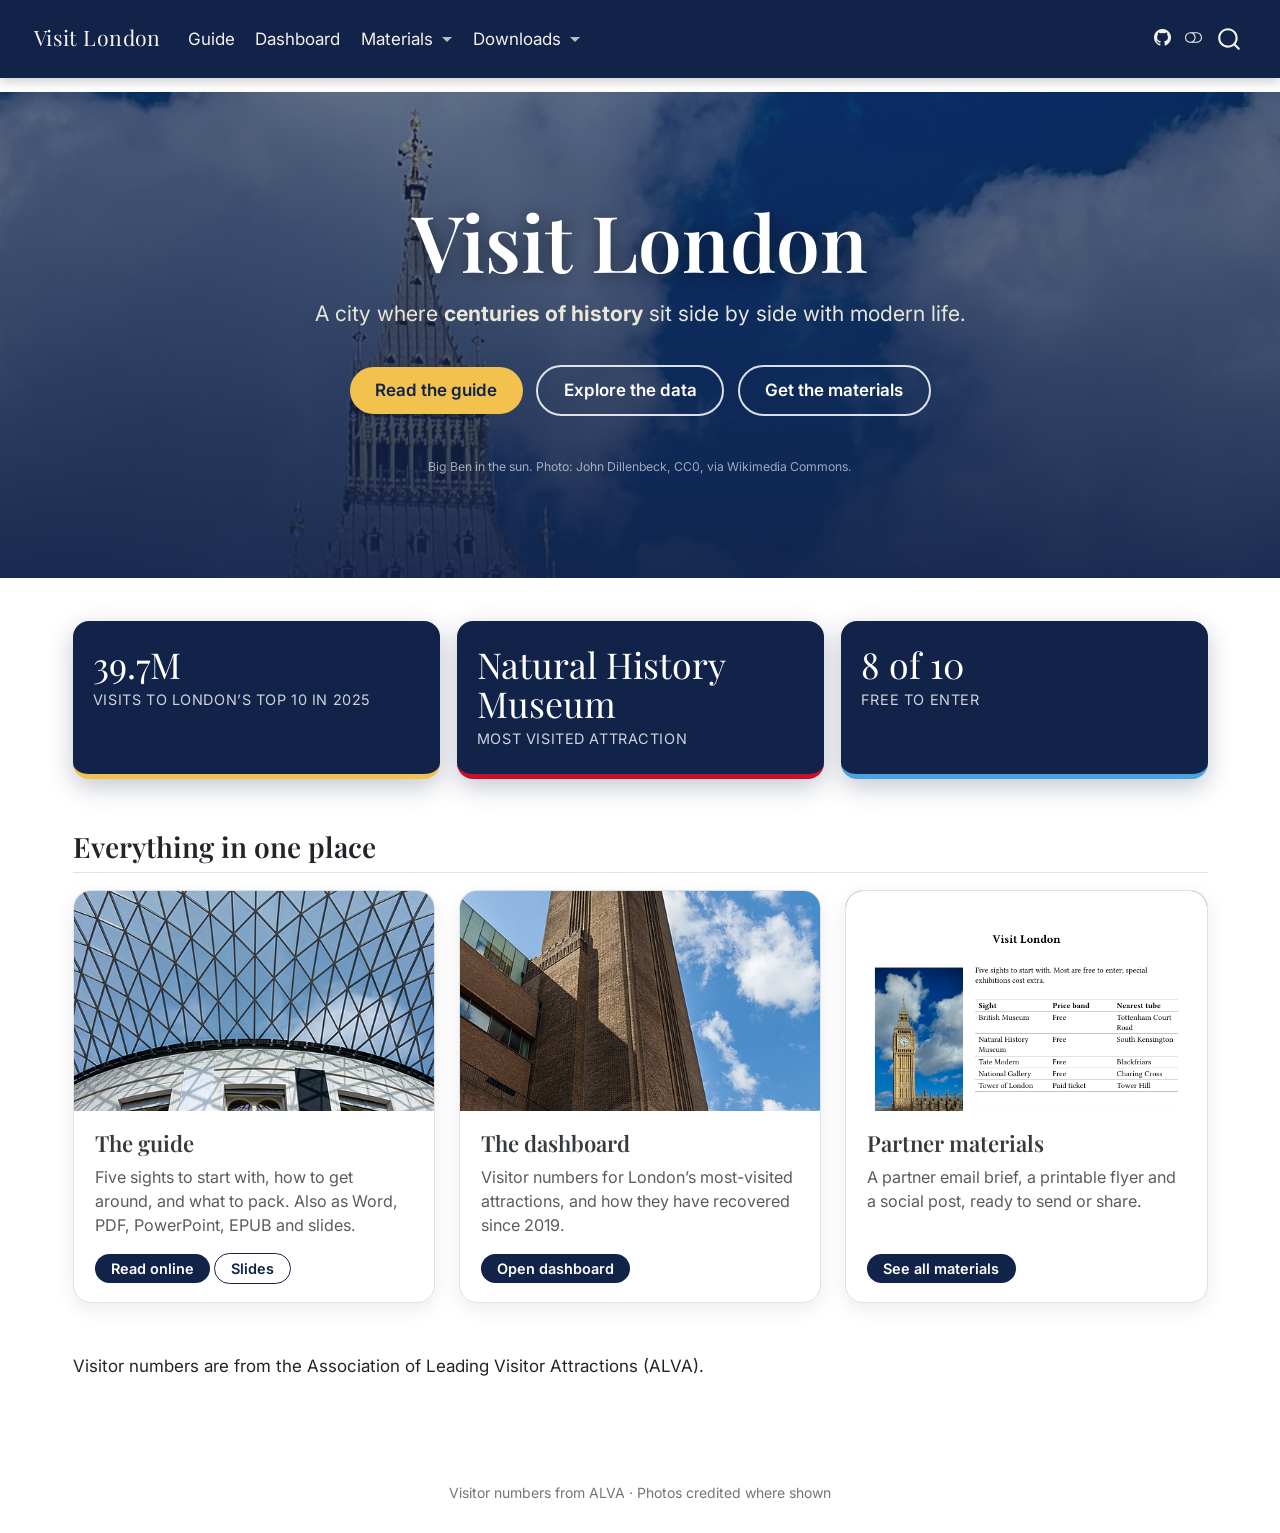
<file: index.html>
<!DOCTYPE html>
<html xmlns="http://www.w3.org/1999/xhtml" lang="en" xml:lang="en"><head>

<meta charset="utf-8">
<meta name="generator" content="quarto-1.9.0">

<meta name="viewport" content="width=device-width, initial-scale=1.0, user-scalable=yes">


<title>Visit London</title>
<style>
code{white-space: pre-wrap;}
span.smallcaps{font-variant: small-caps;}
div.columns{display: flex; gap: min(4vw, 1.5em);}
div.column{flex: auto; overflow-x: auto;}
div.hanging-indent{margin-left: 1.5em; text-indent: -1.5em;}
ul.task-list{list-style: none;}
ul.task-list li input[type="checkbox"] {
  width: 0.8em;
  margin: 0 0.8em 0.2em -1em; /* quarto-specific, see https://github.com/quarto-dev/quarto-cli/issues/4556 */ 
  vertical-align: middle;
}
</style>


<script src="site_libs/quarto-nav/quarto-nav.js"></script>
<script src="site_libs/quarto-nav/headroom.min.js"></script>
<script src="site_libs/clipboard/clipboard.min.js"></script>
<script src="site_libs/quarto-search/autocomplete.umd.js"></script>
<script src="site_libs/quarto-search/fuse.min.js"></script>
<script src="site_libs/quarto-search/quarto-search.js"></script>
<meta name="quarto:offset" content="./">
<script src="site_libs/quarto-html/quarto.js" type="module"></script>
<script src="site_libs/quarto-html/tabsets/tabsets.js" type="module"></script>
<script src="site_libs/quarto-html/axe/axe-check.js" type="module"></script>
<script src="site_libs/quarto-html/popper.min.js"></script>
<script src="site_libs/quarto-html/tippy.umd.min.js"></script>
<script src="site_libs/quarto-html/anchor.min.js"></script>
<link href="site_libs/quarto-html/tippy.css" rel="stylesheet">
<link href="site_libs/quarto-html/quarto-syntax-highlighting-0ed29b1f0e6f007c337b74d6a5232f88.css" rel="stylesheet" class="quarto-color-scheme" id="quarto-text-highlighting-styles">
<link href="site_libs/quarto-html/quarto-syntax-highlighting-dark-f90cbdadd06a7ce36d2760346202a0fd.css" rel="stylesheet" class="quarto-color-scheme quarto-color-alternate" id="quarto-text-highlighting-styles">
<link href="site_libs/quarto-html/quarto-syntax-highlighting-0ed29b1f0e6f007c337b74d6a5232f88.css" rel="stylesheet" class="quarto-color-scheme-extra" id="quarto-text-highlighting-styles">
<script src="site_libs/bootstrap/bootstrap.min.js"></script>
<link href="site_libs/bootstrap/bootstrap-icons.css" rel="stylesheet">
<link href="site_libs/bootstrap/bootstrap-02ef5414e771cf966d7fbaddf5479471.min.css" rel="stylesheet" append-hash="true" class="quarto-color-scheme" id="quarto-bootstrap" data-mode="light">
<link href="site_libs/bootstrap/bootstrap-dark-5105b66a79b66e0216285184edca0020.min.css" rel="stylesheet" append-hash="true" class="quarto-color-scheme quarto-color-alternate" id="quarto-bootstrap" data-mode="dark">
<link href="site_libs/bootstrap/bootstrap-02ef5414e771cf966d7fbaddf5479471.min.css" rel="stylesheet" append-hash="true" class="quarto-color-scheme-extra" id="quarto-bootstrap" data-mode="light">
<script id="quarto-search-options" type="application/json">{
  "location": "navbar",
  "copy-button": false,
  "collapse-after": 3,
  "panel-placement": "end",
  "type": "overlay",
  "limit": 50,
  "keyboard-shortcut": [
    "f",
    "/",
    "s"
  ],
  "show-item-context": false,
  "language": {
    "search-no-results-text": "No results",
    "search-matching-documents-text": "matching documents",
    "search-copy-link-title": "Copy link to search",
    "search-hide-matches-text": "Hide additional matches",
    "search-more-match-text": "more match in this document",
    "search-more-matches-text": "more matches in this document",
    "search-clear-button-title": "Clear",
    "search-text-placeholder": "",
    "search-detached-cancel-button-title": "Cancel",
    "search-submit-button-title": "Submit",
    "search-label": "Search"
  }
}</script>


</head>

<body class="nav-fixed quarto-light"><script id="quarto-html-before-body" type="application/javascript">
    const toggleBodyColorMode = (bsSheetEl) => {
      const mode = bsSheetEl.getAttribute("data-mode");
      const bodyEl = window.document.querySelector("body");
      if (mode === "dark") {
        bodyEl.classList.add("quarto-dark");
        bodyEl.classList.remove("quarto-light");
      } else {
        bodyEl.classList.add("quarto-light");
        bodyEl.classList.remove("quarto-dark");
      }
    }
    const toggleBodyColorPrimary = () => {
      const bsSheetEl = window.document.querySelector("link#quarto-bootstrap:not([rel=disabled-stylesheet])");
      if (bsSheetEl) {
        toggleBodyColorMode(bsSheetEl);
      }
    }
    const setColorSchemeToggle = (alternate) => {
      const toggles = window.document.querySelectorAll('.quarto-color-scheme-toggle');
      for (let i=0; i < toggles.length; i++) {
        const toggle = toggles[i];
        if (toggle) {
          if (alternate) {
            toggle.classList.add("alternate");
          } else {
            toggle.classList.remove("alternate");
          }
        }
      }
    };
    const toggleColorMode = (alternate) => {
      // Switch the stylesheets
      const primaryStylesheets = window.document.querySelectorAll('link.quarto-color-scheme:not(.quarto-color-alternate)');
      const alternateStylesheets = window.document.querySelectorAll('link.quarto-color-scheme.quarto-color-alternate');
      manageTransitions('#quarto-margin-sidebar .nav-link', false);
      if (alternate) {
        // note: dark is layered on light, we don't disable primary!
        enableStylesheet(alternateStylesheets);
        for (const sheetNode of alternateStylesheets) {
          if (sheetNode.id === "quarto-bootstrap") {
            toggleBodyColorMode(sheetNode);
          }
        }
      } else {
        disableStylesheet(alternateStylesheets);
        enableStylesheet(primaryStylesheets)
        toggleBodyColorPrimary();
      }
      manageTransitions('#quarto-margin-sidebar .nav-link', true);
      // Switch the toggles
      setColorSchemeToggle(alternate)
      // Hack to workaround the fact that safari doesn't
      // properly recolor the scrollbar when toggling (#1455)
      if (navigator.userAgent.indexOf('Safari') > 0 && navigator.userAgent.indexOf('Chrome') == -1) {
        manageTransitions("body", false);
        window.scrollTo(0, 1);
        setTimeout(() => {
          window.scrollTo(0, 0);
          manageTransitions("body", true);
        }, 40);
      }
    }
    const disableStylesheet = (stylesheets) => {
      for (let i=0; i < stylesheets.length; i++) {
        const stylesheet = stylesheets[i];
        stylesheet.rel = 'disabled-stylesheet';
      }
    }
    const enableStylesheet = (stylesheets) => {
      for (let i=0; i < stylesheets.length; i++) {
        const stylesheet = stylesheets[i];
        if(stylesheet.rel !== 'stylesheet') { // for Chrome, which will still FOUC without this check
          stylesheet.rel = 'stylesheet';
        }
      }
    }
    const manageTransitions = (selector, allowTransitions) => {
      const els = window.document.querySelectorAll(selector);
      for (let i=0; i < els.length; i++) {
        const el = els[i];
        if (allowTransitions) {
          el.classList.remove('notransition');
        } else {
          el.classList.add('notransition');
        }
      }
    }
    const isFileUrl = () => {
      return window.location.protocol === 'file:';
    }
    const hasAlternateSentinel = () => {
      let styleSentinel = getColorSchemeSentinel();
      if (styleSentinel !== null) {
        return styleSentinel === "alternate";
      } else {
        return false;
      }
    }
    const setStyleSentinel = (alternate) => {
      const value = alternate ? "alternate" : "default";
      if (!isFileUrl()) {
        window.localStorage.setItem("quarto-color-scheme", value);
      } else {
        localAlternateSentinel = value;
      }
    }
    const getColorSchemeSentinel = () => {
      if (!isFileUrl()) {
        const storageValue = window.localStorage.getItem("quarto-color-scheme");
        return storageValue != null ? storageValue : localAlternateSentinel;
      } else {
        return localAlternateSentinel;
      }
    }
    const toggleGiscusIfUsed = (isAlternate, darkModeDefault) => {
      const baseTheme = document.querySelector('#giscus-base-theme')?.value ?? 'light';
      const alternateTheme = document.querySelector('#giscus-alt-theme')?.value ?? 'dark';
      let newTheme = '';
      if(authorPrefersDark) {
        newTheme = isAlternate ? baseTheme : alternateTheme;
      } else {
        newTheme = isAlternate ? alternateTheme : baseTheme;
      }
      const changeGiscusTheme = () => {
        // From: https://github.com/giscus/giscus/issues/336
        const sendMessage = (message) => {
          const iframe = document.querySelector('iframe.giscus-frame');
          if (!iframe) return;
          iframe.contentWindow.postMessage({ giscus: message }, 'https://giscus.app');
        }
        sendMessage({
          setConfig: {
            theme: newTheme
          }
        });
      }
      const isGiscussLoaded = window.document.querySelector('iframe.giscus-frame') !== null;
      if (isGiscussLoaded) {
        changeGiscusTheme();
      }
    };
    const authorPrefersDark = false;
    const darkModeDefault = authorPrefersDark;
      document.querySelector('link#quarto-text-highlighting-styles.quarto-color-scheme-extra').rel = 'disabled-stylesheet';
      document.querySelector('link#quarto-bootstrap.quarto-color-scheme-extra').rel = 'disabled-stylesheet';
    let localAlternateSentinel = darkModeDefault ? 'alternate' : 'default';
    // Dark / light mode switch
    window.quartoToggleColorScheme = () => {
      // Read the current dark / light value
      let toAlternate = !hasAlternateSentinel();
      toggleColorMode(toAlternate);
      setStyleSentinel(toAlternate);
      toggleGiscusIfUsed(toAlternate, darkModeDefault);
      window.dispatchEvent(new Event('resize'));
    };
    // Switch to dark mode if need be
    if (hasAlternateSentinel()) {
      toggleColorMode(true);
    } else {
      toggleColorMode(false);
    }
  </script>

<div id="quarto-search-results"></div>
  <header id="quarto-header" class="headroom fixed-top">
    <nav class="navbar navbar-expand-lg " data-bs-theme="dark">
      <div class="navbar-container container-fluid">
      <div class="navbar-brand-container mx-auto">
    <a href="./index.html" class="navbar-brand navbar-brand-logo">
    </a>
    <a class="navbar-brand" href="./index.html">
    <span class="navbar-title">Visit London</span>
    </a>
  </div>
            <div id="quarto-search" class="" title="Search"></div>
          <button class="navbar-toggler" type="button" data-bs-toggle="collapse" data-bs-target="#navbarCollapse" aria-controls="navbarCollapse" role="menu" aria-expanded="false" aria-label="Toggle navigation" onclick="if (window.quartoToggleHeadroom) { window.quartoToggleHeadroom(); }">
  <span class="navbar-toggler-icon"></span>
</button>
          <div class="collapse navbar-collapse" id="navbarCollapse">
            <ul class="navbar-nav navbar-nav-scroll me-auto">
  <li class="nav-item">
    <a class="nav-link" href="./london.html"> 
<span class="menu-text">Guide</span></a>
  </li>  
  <li class="nav-item">
    <a class="nav-link" href="./london-dashboard.html"> 
<span class="menu-text">Dashboard</span></a>
  </li>  
  <li class="nav-item dropdown ">
    <a class="nav-link dropdown-toggle" href="#" id="nav-menu-materials" role="link" data-bs-toggle="dropdown" aria-expanded="false">
 <span class="menu-text">Materials</span>
    </a>
    <ul class="dropdown-menu" aria-labelledby="nav-menu-materials">    
        <li>
    <a class="dropdown-item" href="./materials.html">
 <span class="dropdown-text">All materials</span></a>
  </li>  
        <li>
    <a class="dropdown-item" href="./london-email.docx">
 <span class="dropdown-text">Partner email brief (.docx)</span></a>
  </li>  
        <li>
    <a class="dropdown-item" href="./london-flyer.pdf">
 <span class="dropdown-text">Flyer (PDF)</span></a>
  </li>  
        <li>
    <a class="dropdown-item" href="./london-social.pdf">
 <span class="dropdown-text">Social post (PDF)</span></a>
  </li>  
    </ul>
  </li>
  <li class="nav-item dropdown ">
    <a class="nav-link dropdown-toggle" href="#" id="nav-menu-downloads" role="link" data-bs-toggle="dropdown" aria-expanded="false">
 <span class="menu-text">Downloads</span>
    </a>
    <ul class="dropdown-menu" aria-labelledby="nav-menu-downloads">    
        <li>
    <a class="dropdown-item" href="./london.docx">
 <span class="dropdown-text">Word (.docx)</span></a>
  </li>  
        <li>
    <a class="dropdown-item" href="./london.pdf">
 <span class="dropdown-text">PDF</span></a>
  </li>  
        <li>
    <a class="dropdown-item" href="./london.pptx">
 <span class="dropdown-text">PowerPoint (.pptx)</span></a>
  </li>  
        <li>
    <a class="dropdown-item" href="./london.epub">
 <span class="dropdown-text">EPUB</span></a>
  </li>  
        <li>
    <a class="dropdown-item" href="./london-slides.html">
 <span class="dropdown-text">Slides (HTML)</span></a>
  </li>  
    </ul>
  </li>
</ul>
          </div> <!-- /navcollapse -->
            <div class="quarto-navbar-tools">
    <a href="https://github.com/ThePibe/london-guide" title="" class="quarto-navigation-tool px-1" aria-label="Source on GitHub"><i class="bi bi-github"></i></a>
  <a href="" class="quarto-color-scheme-toggle quarto-navigation-tool  px-1" onclick="window.quartoToggleColorScheme(); return false;" title="Toggle dark mode"><i class="bi"></i></a>
</div>
      </div> <!-- /container-fluid -->
    </nav>
</header>
<!-- content -->
<div id="quarto-content" class="quarto-container page-columns page-rows-contents page-layout-full page-navbar">
<!-- sidebar -->
<!-- margin-sidebar -->
    
<!-- main -->
<main class="content column-page" id="quarto-document-content">


<header id="title-block-header" class="quarto-title-block default">
<div class="quarto-title">
<h1 class="title">Visit London</h1>
</div>



<div class="quarto-title-meta column-page">

    
  
    
  </div>
  


</header>


<style>#title-block-header { display: none; }</style>
<section class="hero" style="background-image: url('images/big-ben.jpg');">
<h1>
Visit London
</h1>
<p class="tagline">
A city where <strong>centuries of history</strong> sit side by side with modern life.
</p>
<a class="btn btn-gold" href="london.html">Read the guide</a> <a class="btn btn-ghost" href="london-dashboard.html">Explore the data</a> <a class="btn btn-ghost" href="materials.html">Get the materials</a>
<p class="credit">
Big Ben in the sun. Photo: John Dillenbeck, CC0, via Wikimedia Commons.
</p>
</section>
<div class="stats">
<div class="stat">
<div class="num">
39.7M
</div>
<div class="lbl">
visits to London’s top 10 in 2025
</div>
</div>
<div class="stat">
<div class="num">
Natural History Museum
</div>
<div class="lbl">
most visited attraction
</div>
</div>
<div class="stat">
<div class="num">
8 of 10
</div>
<div class="lbl">
free to enter
</div>
</div>
</div>
<section id="everything-in-one-place" class="level2">
<h2 class="anchored" data-anchor-id="everything-in-one-place">Everything in one place</h2>
<div class="cards">
<div class="lg-card">
<div class="thumb">
<p><img src="images/british-museum.jpg" alt="The glass roof of the Great Court at the British Museum"></p>
</div>
<section id="the-guide" class="level3 body">
<h3 class="anchored" data-anchor-id="the-guide">The guide</h3>
<p>Five sights to start with, how to get around, and what to pack. Also as Word, PDF, PowerPoint, EPUB and slides.</p>
<div class="actions">
<p><a href="./london.html">Read online</a> <a href="london-slides.html" class="alt">Slides</a></p>
</div>
</section>
</div>
<div class="lg-card">
<div class="thumb">
<p><img src="images/tate-modern.jpg" alt="The brick chimney of Tate Modern"></p>
</div>
<section id="the-dashboard" class="level3 body">
<h3 class="anchored" data-anchor-id="the-dashboard">The dashboard</h3>
<p>Visitor numbers for London’s most-visited attractions, and how they have recovered since 2019.</p>
<div class="actions">
<p><a href="./london-dashboard.html">Open dashboard</a></p>
</div>
</section>
</div>
<div class="lg-card">
<div class="thumb">
<p><img class="cover" src="images/previews/flyer.png" alt="Preview of the Visit London flyer"></p>
</div>
<section id="partner-materials" class="level3 body">
<h3 class="anchored" data-anchor-id="partner-materials">Partner materials</h3>
<p>A partner email brief, a printable flyer and a social post, ready to send or share.</p>
<div class="actions">
<p><a href="./materials.html">See all materials</a></p>
</div>
</section>
</div>
</div>
<p>Visitor numbers are from the Association of Leading Visitor Attractions (ALVA).</p>


</section>

<a onclick="window.scrollTo(0, 0); return false;" role="button" id="quarto-back-to-top"><i class="bi bi-arrow-up"></i> Back to top</a></main> <!-- /main -->
<script id="quarto-html-after-body" type="application/javascript">
  window.document.addEventListener("DOMContentLoaded", function (event) {
    // Ensure there is a toggle, if there isn't float one in the top right
    if (window.document.querySelector('.quarto-color-scheme-toggle') === null) {
      const a = window.document.createElement('a');
      a.classList.add('top-right');
      a.classList.add('quarto-color-scheme-toggle');
      a.href = "";
      a.onclick = function() { try { window.quartoToggleColorScheme(); } catch {} return false; };
      const i = window.document.createElement("i");
      i.classList.add('bi');
      a.appendChild(i);
      window.document.body.appendChild(a);
    }
    setColorSchemeToggle(hasAlternateSentinel())
    const icon = "";
    const anchorJS = new window.AnchorJS();
    anchorJS.options = {
      placement: 'right',
      icon: icon
    };
    anchorJS.add('.anchored');
    const isCodeAnnotation = (el) => {
      for (const clz of el.classList) {
        if (clz.startsWith('code-annotation-')) {                     
          return true;
        }
      }
      return false;
    }
    const onCopySuccess = function(e) {
      // button target
      const button = e.trigger;
      // don't keep focus
      button.blur();
      // flash "checked"
      button.classList.add('code-copy-button-checked');
      var currentTitle = button.getAttribute("title");
      button.setAttribute("title", "Copied!");
      let tooltip;
      if (window.bootstrap) {
        button.setAttribute("data-bs-toggle", "tooltip");
        button.setAttribute("data-bs-placement", "left");
        button.setAttribute("data-bs-title", "Copied!");
        tooltip = new bootstrap.Tooltip(button, 
          { trigger: "manual", 
            customClass: "code-copy-button-tooltip",
            offset: [0, -8]});
        tooltip.show();    
      }
      setTimeout(function() {
        if (tooltip) {
          tooltip.hide();
          button.removeAttribute("data-bs-title");
          button.removeAttribute("data-bs-toggle");
          button.removeAttribute("data-bs-placement");
        }
        button.setAttribute("title", currentTitle);
        button.classList.remove('code-copy-button-checked');
      }, 1000);
      // clear code selection
      e.clearSelection();
    }
    const getTextToCopy = function(trigger) {
      const outerScaffold = trigger.parentElement.cloneNode(true);
      const codeEl = outerScaffold.querySelector('code');
      for (const childEl of codeEl.children) {
        if (isCodeAnnotation(childEl)) {
          childEl.remove();
        }
      }
      return codeEl.innerText;
    }
    const clipboard = new window.ClipboardJS('.code-copy-button:not([data-in-quarto-modal])', {
      text: getTextToCopy
    });
    clipboard.on('success', onCopySuccess);
    if (window.document.getElementById('quarto-embedded-source-code-modal')) {
      const clipboardModal = new window.ClipboardJS('.code-copy-button[data-in-quarto-modal]', {
        text: getTextToCopy,
        container: window.document.getElementById('quarto-embedded-source-code-modal')
      });
      clipboardModal.on('success', onCopySuccess);
    }
      var localhostRegex = new RegExp(/^(?:http|https):\/\/localhost\:?[0-9]*\//);
      var mailtoRegex = new RegExp(/^mailto:/);
        var filterRegex = new RegExp("https:\/\/thepibe\.github\.io\/london-guide");
      var isInternal = (href) => {
          return filterRegex.test(href) || localhostRegex.test(href) || mailtoRegex.test(href);
      }
      // Inspect non-navigation links and adorn them if external
     var links = window.document.querySelectorAll('a[href]:not(.nav-link):not(.navbar-brand):not(.toc-action):not(.sidebar-link):not(.sidebar-item-toggle):not(.pagination-link):not(.no-external):not([aria-hidden]):not(.dropdown-item):not(.quarto-navigation-tool):not(.about-link)');
      for (var i=0; i<links.length; i++) {
        const link = links[i];
        if (!isInternal(link.href)) {
          // undo the damage that might have been done by quarto-nav.js in the case of
          // links that we want to consider external
          if (link.dataset.originalHref !== undefined) {
            link.href = link.dataset.originalHref;
          }
        }
      }
    function tippyHover(el, contentFn, onTriggerFn, onUntriggerFn) {
      const config = {
        allowHTML: true,
        maxWidth: 500,
        delay: 100,
        arrow: false,
        appendTo: function(el) {
            return el.parentElement;
        },
        interactive: true,
        interactiveBorder: 10,
        theme: 'quarto',
        placement: 'bottom-start',
      };
      if (contentFn) {
        config.content = contentFn;
      }
      if (onTriggerFn) {
        config.onTrigger = onTriggerFn;
      }
      if (onUntriggerFn) {
        config.onUntrigger = onUntriggerFn;
      }
      window.tippy(el, config); 
    }
    const noterefs = window.document.querySelectorAll('a[role="doc-noteref"]');
    for (var i=0; i<noterefs.length; i++) {
      const ref = noterefs[i];
      tippyHover(ref, function() {
        // use id or data attribute instead here
        let href = ref.getAttribute('data-footnote-href') || ref.getAttribute('href');
        try { href = new URL(href).hash; } catch {}
        const id = href.replace(/^#\/?/, "");
        const note = window.document.getElementById(id);
        if (note) {
          return note.innerHTML;
        } else {
          return "";
        }
      });
    }
    const xrefs = window.document.querySelectorAll('a.quarto-xref');
    const processXRef = (id, note) => {
      // Strip column container classes
      const stripColumnClz = (el) => {
        el.classList.remove("page-full", "page-columns");
        if (el.children) {
          for (const child of el.children) {
            stripColumnClz(child);
          }
        }
      }
      stripColumnClz(note)
      if (id === null || id.startsWith('sec-')) {
        // Special case sections, only their first couple elements
        const container = document.createElement("div");
        if (note.children && note.children.length > 2) {
          container.appendChild(note.children[0].cloneNode(true));
          for (let i = 1; i < note.children.length; i++) {
            const child = note.children[i];
            if (child.tagName === "P" && child.innerText === "") {
              continue;
            } else {
              container.appendChild(child.cloneNode(true));
              break;
            }
          }
          if (window.Quarto?.typesetMath) {
            window.Quarto.typesetMath(container);
          }
          return container.innerHTML
        } else {
          if (window.Quarto?.typesetMath) {
            window.Quarto.typesetMath(note);
          }
          return note.innerHTML;
        }
      } else {
        // Remove any anchor links if they are present
        const anchorLink = note.querySelector('a.anchorjs-link');
        if (anchorLink) {
          anchorLink.remove();
        }
        if (window.Quarto?.typesetMath) {
          window.Quarto.typesetMath(note);
        }
        if (note.classList.contains("callout")) {
          return note.outerHTML;
        } else {
          return note.innerHTML;
        }
      }
    }
    for (var i=0; i<xrefs.length; i++) {
      const xref = xrefs[i];
      tippyHover(xref, undefined, function(instance) {
        instance.disable();
        let url = xref.getAttribute('href');
        let hash = undefined; 
        if (url.startsWith('#')) {
          hash = url;
        } else {
          try { hash = new URL(url).hash; } catch {}
        }
        if (hash) {
          const id = hash.replace(/^#\/?/, "");
          const note = window.document.getElementById(id);
          if (note !== null) {
            try {
              const html = processXRef(id, note.cloneNode(true));
              instance.setContent(html);
            } finally {
              instance.enable();
              instance.show();
            }
          } else {
            // See if we can fetch this
            fetch(url.split('#')[0])
            .then(res => res.text())
            .then(html => {
              const parser = new DOMParser();
              const htmlDoc = parser.parseFromString(html, "text/html");
              const note = htmlDoc.getElementById(id);
              if (note !== null) {
                const html = processXRef(id, note);
                instance.setContent(html);
              } 
            }).finally(() => {
              instance.enable();
              instance.show();
            });
          }
        } else {
          // See if we can fetch a full url (with no hash to target)
          // This is a special case and we should probably do some content thinning / targeting
          fetch(url)
          .then(res => res.text())
          .then(html => {
            const parser = new DOMParser();
            const htmlDoc = parser.parseFromString(html, "text/html");
            const note = htmlDoc.querySelector('main.content');
            if (note !== null) {
              // This should only happen for chapter cross references
              // (since there is no id in the URL)
              // remove the first header
              if (note.children.length > 0 && note.children[0].tagName === "HEADER") {
                note.children[0].remove();
              }
              const html = processXRef(null, note);
              instance.setContent(html);
            } 
          }).finally(() => {
            instance.enable();
            instance.show();
          });
        }
      }, function(instance) {
      });
    }
        let selectedAnnoteEl;
        const selectorForAnnotation = ( cell, annotation) => {
          let cellAttr = 'data-code-cell="' + cell + '"';
          let lineAttr = 'data-code-annotation="' +  annotation + '"';
          const selector = 'span[' + cellAttr + '][' + lineAttr + ']';
          return selector;
        }
        const selectCodeLines = (annoteEl) => {
          const doc = window.document;
          const targetCell = annoteEl.getAttribute("data-target-cell");
          const targetAnnotation = annoteEl.getAttribute("data-target-annotation");
          const annoteSpan = window.document.querySelector(selectorForAnnotation(targetCell, targetAnnotation));
          const lines = annoteSpan.getAttribute("data-code-lines").split(",");
          const lineIds = lines.map((line) => {
            return targetCell + "-" + line;
          })
          let top = null;
          let height = null;
          let parent = null;
          if (lineIds.length > 0) {
              //compute the position of the single el (top and bottom and make a div)
              const el = window.document.getElementById(lineIds[0]);
              top = el.offsetTop;
              height = el.offsetHeight;
              parent = el.parentElement.parentElement;
            if (lineIds.length > 1) {
              const lastEl = window.document.getElementById(lineIds[lineIds.length - 1]);
              const bottom = lastEl.offsetTop + lastEl.offsetHeight;
              height = bottom - top;
            }
            if (top !== null && height !== null && parent !== null) {
              // cook up a div (if necessary) and position it 
              let div = window.document.getElementById("code-annotation-line-highlight");
              if (div === null) {
                div = window.document.createElement("div");
                div.setAttribute("id", "code-annotation-line-highlight");
                div.style.position = 'absolute';
                parent.appendChild(div);
              }
              div.style.top = top - 2 + "px";
              div.style.height = height + 4 + "px";
              div.style.left = 0;
              let gutterDiv = window.document.getElementById("code-annotation-line-highlight-gutter");
              if (gutterDiv === null) {
                gutterDiv = window.document.createElement("div");
                gutterDiv.setAttribute("id", "code-annotation-line-highlight-gutter");
                gutterDiv.style.position = 'absolute';
                const codeCell = window.document.getElementById(targetCell);
                const gutter = codeCell.querySelector('.code-annotation-gutter');
                gutter.appendChild(gutterDiv);
              }
              gutterDiv.style.top = top - 2 + "px";
              gutterDiv.style.height = height + 4 + "px";
            }
            selectedAnnoteEl = annoteEl;
          }
        };
        const unselectCodeLines = () => {
          const elementsIds = ["code-annotation-line-highlight", "code-annotation-line-highlight-gutter"];
          elementsIds.forEach((elId) => {
            const div = window.document.getElementById(elId);
            if (div) {
              div.remove();
            }
          });
          selectedAnnoteEl = undefined;
        };
          // Handle positioning of the toggle
      window.addEventListener(
        "resize",
        throttle(() => {
          elRect = undefined;
          if (selectedAnnoteEl) {
            selectCodeLines(selectedAnnoteEl);
          }
        }, 10)
      );
      function throttle(fn, ms) {
      let throttle = false;
      let timer;
        return (...args) => {
          if(!throttle) { // first call gets through
              fn.apply(this, args);
              throttle = true;
          } else { // all the others get throttled
              if(timer) clearTimeout(timer); // cancel #2
              timer = setTimeout(() => {
                fn.apply(this, args);
                timer = throttle = false;
              }, ms);
          }
        };
      }
        // Attach click handler to the DT
        const annoteDls = window.document.querySelectorAll('dt[data-target-cell]');
        for (const annoteDlNode of annoteDls) {
          annoteDlNode.addEventListener('click', (event) => {
            const clickedEl = event.target;
            if (clickedEl !== selectedAnnoteEl) {
              unselectCodeLines();
              const activeEl = window.document.querySelector('dt[data-target-cell].code-annotation-active');
              if (activeEl) {
                activeEl.classList.remove('code-annotation-active');
              }
              selectCodeLines(clickedEl);
              clickedEl.classList.add('code-annotation-active');
            } else {
              // Unselect the line
              unselectCodeLines();
              clickedEl.classList.remove('code-annotation-active');
            }
          });
        }
    const findCites = (el) => {
      const parentEl = el.parentElement;
      if (parentEl) {
        const cites = parentEl.dataset.cites;
        if (cites) {
          return {
            el,
            cites: cites.split(' ')
          };
        } else {
          return findCites(el.parentElement)
        }
      } else {
        return undefined;
      }
    };
    var bibliorefs = window.document.querySelectorAll('a[role="doc-biblioref"]');
    for (var i=0; i<bibliorefs.length; i++) {
      const ref = bibliorefs[i];
      const citeInfo = findCites(ref);
      if (citeInfo) {
        tippyHover(citeInfo.el, function() {
          var popup = window.document.createElement('div');
          citeInfo.cites.forEach(function(cite) {
            var citeDiv = window.document.createElement('div');
            citeDiv.classList.add('hanging-indent');
            citeDiv.classList.add('csl-entry');
            var biblioDiv = window.document.getElementById('ref-' + cite);
            if (biblioDiv) {
              citeDiv.innerHTML = biblioDiv.innerHTML;
            }
            popup.appendChild(citeDiv);
          });
          return popup.innerHTML;
        });
      }
    }
  });
  </script>
</div> <!-- /content -->
<footer class="footer">
  <div class="nav-footer">
    <div class="nav-footer-left">
      &nbsp;
    </div>   
    <div class="nav-footer-center">
<p>Visitor numbers from ALVA · Photos credited where shown</p>
</div>
    <div class="nav-footer-right">
      &nbsp;
    </div>
  </div>
</footer>




</body></html>
</file>
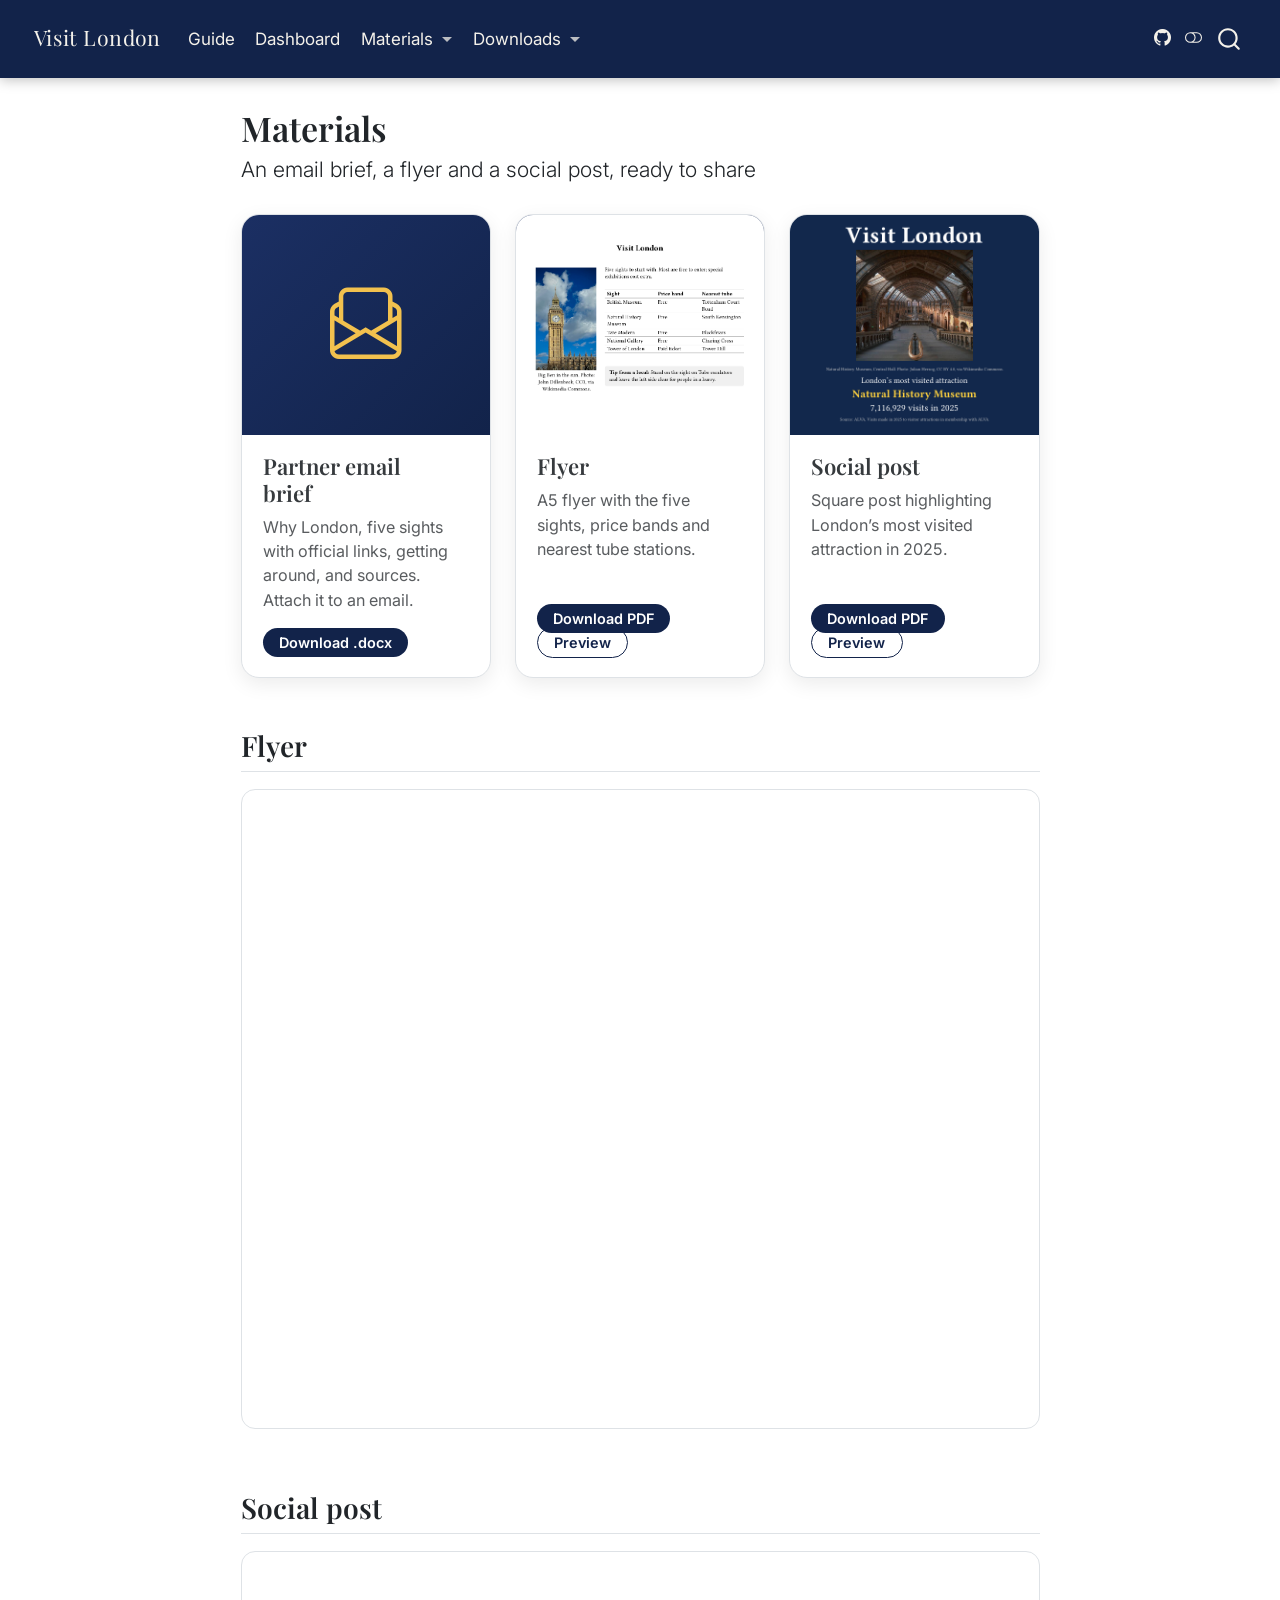
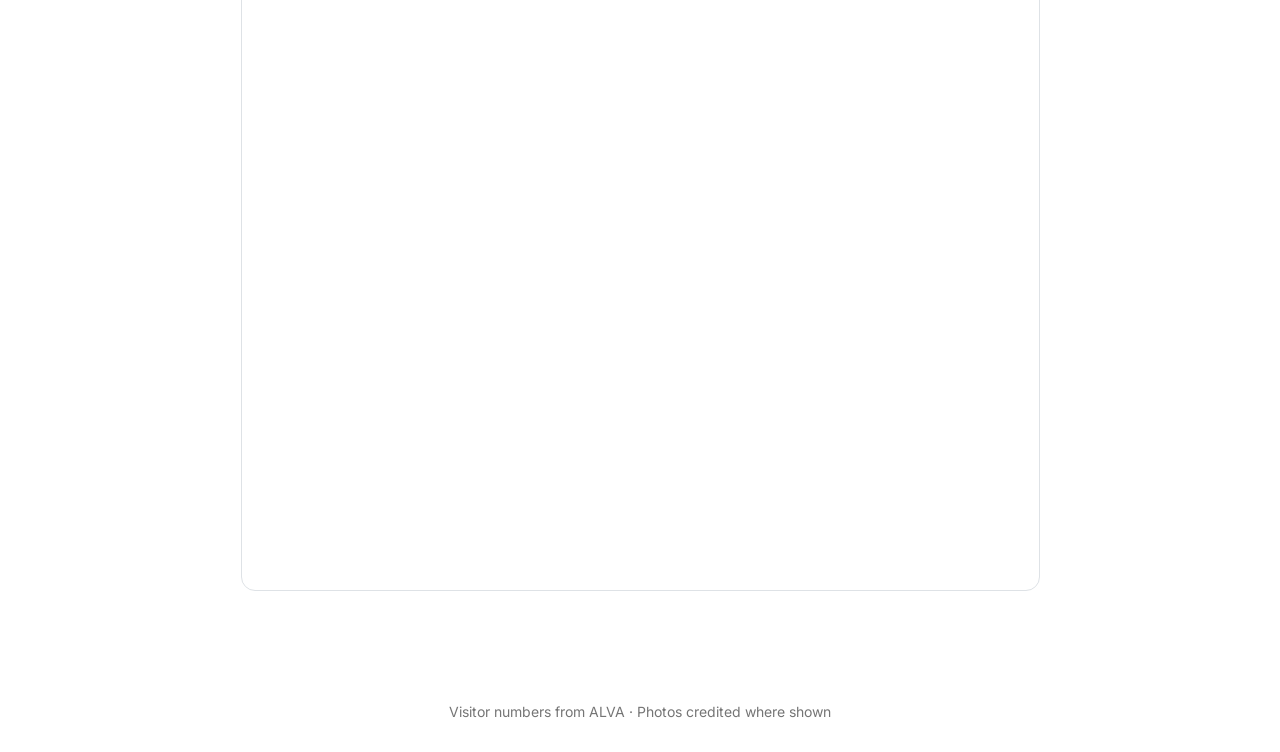
<file: materials.html>
<!DOCTYPE html>
<html xmlns="http://www.w3.org/1999/xhtml" lang="en" xml:lang="en"><head>

<meta charset="utf-8">
<meta name="generator" content="quarto-1.9.0">

<meta name="viewport" content="width=device-width, initial-scale=1.0, user-scalable=yes">


<title>Materials – Visit London</title>
<style>
code{white-space: pre-wrap;}
span.smallcaps{font-variant: small-caps;}
div.columns{display: flex; gap: min(4vw, 1.5em);}
div.column{flex: auto; overflow-x: auto;}
div.hanging-indent{margin-left: 1.5em; text-indent: -1.5em;}
ul.task-list{list-style: none;}
ul.task-list li input[type="checkbox"] {
  width: 0.8em;
  margin: 0 0.8em 0.2em -1em; /* quarto-specific, see https://github.com/quarto-dev/quarto-cli/issues/4556 */ 
  vertical-align: middle;
}
</style>


<script src="site_libs/quarto-nav/quarto-nav.js"></script>
<script src="site_libs/quarto-nav/headroom.min.js"></script>
<script src="site_libs/clipboard/clipboard.min.js"></script>
<script src="site_libs/quarto-search/autocomplete.umd.js"></script>
<script src="site_libs/quarto-search/fuse.min.js"></script>
<script src="site_libs/quarto-search/quarto-search.js"></script>
<meta name="quarto:offset" content="./">
<script src="site_libs/quarto-html/quarto.js" type="module"></script>
<script src="site_libs/quarto-html/tabsets/tabsets.js" type="module"></script>
<script src="site_libs/quarto-html/axe/axe-check.js" type="module"></script>
<script src="site_libs/quarto-html/popper.min.js"></script>
<script src="site_libs/quarto-html/tippy.umd.min.js"></script>
<script src="site_libs/quarto-html/anchor.min.js"></script>
<link href="site_libs/quarto-html/tippy.css" rel="stylesheet">
<link href="site_libs/quarto-html/quarto-syntax-highlighting-0ed29b1f0e6f007c337b74d6a5232f88.css" rel="stylesheet" class="quarto-color-scheme" id="quarto-text-highlighting-styles">
<link href="site_libs/quarto-html/quarto-syntax-highlighting-dark-f90cbdadd06a7ce36d2760346202a0fd.css" rel="stylesheet" class="quarto-color-scheme quarto-color-alternate" id="quarto-text-highlighting-styles">
<link href="site_libs/quarto-html/quarto-syntax-highlighting-0ed29b1f0e6f007c337b74d6a5232f88.css" rel="stylesheet" class="quarto-color-scheme-extra" id="quarto-text-highlighting-styles">
<script src="site_libs/bootstrap/bootstrap.min.js"></script>
<link href="site_libs/bootstrap/bootstrap-icons.css" rel="stylesheet">
<link href="site_libs/bootstrap/bootstrap-02ef5414e771cf966d7fbaddf5479471.min.css" rel="stylesheet" append-hash="true" class="quarto-color-scheme" id="quarto-bootstrap" data-mode="light">
<link href="site_libs/bootstrap/bootstrap-dark-5105b66a79b66e0216285184edca0020.min.css" rel="stylesheet" append-hash="true" class="quarto-color-scheme quarto-color-alternate" id="quarto-bootstrap" data-mode="dark">
<link href="site_libs/bootstrap/bootstrap-02ef5414e771cf966d7fbaddf5479471.min.css" rel="stylesheet" append-hash="true" class="quarto-color-scheme-extra" id="quarto-bootstrap" data-mode="light">
<script id="quarto-search-options" type="application/json">{
  "location": "navbar",
  "copy-button": false,
  "collapse-after": 3,
  "panel-placement": "end",
  "type": "overlay",
  "limit": 50,
  "keyboard-shortcut": [
    "f",
    "/",
    "s"
  ],
  "show-item-context": false,
  "language": {
    "search-no-results-text": "No results",
    "search-matching-documents-text": "matching documents",
    "search-copy-link-title": "Copy link to search",
    "search-hide-matches-text": "Hide additional matches",
    "search-more-match-text": "more match in this document",
    "search-more-matches-text": "more matches in this document",
    "search-clear-button-title": "Clear",
    "search-text-placeholder": "",
    "search-detached-cancel-button-title": "Cancel",
    "search-submit-button-title": "Submit",
    "search-label": "Search"
  }
}</script>


</head>

<body class="nav-fixed fullcontent quarto-light"><script id="quarto-html-before-body" type="application/javascript">
    const toggleBodyColorMode = (bsSheetEl) => {
      const mode = bsSheetEl.getAttribute("data-mode");
      const bodyEl = window.document.querySelector("body");
      if (mode === "dark") {
        bodyEl.classList.add("quarto-dark");
        bodyEl.classList.remove("quarto-light");
      } else {
        bodyEl.classList.add("quarto-light");
        bodyEl.classList.remove("quarto-dark");
      }
    }
    const toggleBodyColorPrimary = () => {
      const bsSheetEl = window.document.querySelector("link#quarto-bootstrap:not([rel=disabled-stylesheet])");
      if (bsSheetEl) {
        toggleBodyColorMode(bsSheetEl);
      }
    }
    const setColorSchemeToggle = (alternate) => {
      const toggles = window.document.querySelectorAll('.quarto-color-scheme-toggle');
      for (let i=0; i < toggles.length; i++) {
        const toggle = toggles[i];
        if (toggle) {
          if (alternate) {
            toggle.classList.add("alternate");
          } else {
            toggle.classList.remove("alternate");
          }
        }
      }
    };
    const toggleColorMode = (alternate) => {
      // Switch the stylesheets
      const primaryStylesheets = window.document.querySelectorAll('link.quarto-color-scheme:not(.quarto-color-alternate)');
      const alternateStylesheets = window.document.querySelectorAll('link.quarto-color-scheme.quarto-color-alternate');
      manageTransitions('#quarto-margin-sidebar .nav-link', false);
      if (alternate) {
        // note: dark is layered on light, we don't disable primary!
        enableStylesheet(alternateStylesheets);
        for (const sheetNode of alternateStylesheets) {
          if (sheetNode.id === "quarto-bootstrap") {
            toggleBodyColorMode(sheetNode);
          }
        }
      } else {
        disableStylesheet(alternateStylesheets);
        enableStylesheet(primaryStylesheets)
        toggleBodyColorPrimary();
      }
      manageTransitions('#quarto-margin-sidebar .nav-link', true);
      // Switch the toggles
      setColorSchemeToggle(alternate)
      // Hack to workaround the fact that safari doesn't
      // properly recolor the scrollbar when toggling (#1455)
      if (navigator.userAgent.indexOf('Safari') > 0 && navigator.userAgent.indexOf('Chrome') == -1) {
        manageTransitions("body", false);
        window.scrollTo(0, 1);
        setTimeout(() => {
          window.scrollTo(0, 0);
          manageTransitions("body", true);
        }, 40);
      }
    }
    const disableStylesheet = (stylesheets) => {
      for (let i=0; i < stylesheets.length; i++) {
        const stylesheet = stylesheets[i];
        stylesheet.rel = 'disabled-stylesheet';
      }
    }
    const enableStylesheet = (stylesheets) => {
      for (let i=0; i < stylesheets.length; i++) {
        const stylesheet = stylesheets[i];
        if(stylesheet.rel !== 'stylesheet') { // for Chrome, which will still FOUC without this check
          stylesheet.rel = 'stylesheet';
        }
      }
    }
    const manageTransitions = (selector, allowTransitions) => {
      const els = window.document.querySelectorAll(selector);
      for (let i=0; i < els.length; i++) {
        const el = els[i];
        if (allowTransitions) {
          el.classList.remove('notransition');
        } else {
          el.classList.add('notransition');
        }
      }
    }
    const isFileUrl = () => {
      return window.location.protocol === 'file:';
    }
    const hasAlternateSentinel = () => {
      let styleSentinel = getColorSchemeSentinel();
      if (styleSentinel !== null) {
        return styleSentinel === "alternate";
      } else {
        return false;
      }
    }
    const setStyleSentinel = (alternate) => {
      const value = alternate ? "alternate" : "default";
      if (!isFileUrl()) {
        window.localStorage.setItem("quarto-color-scheme", value);
      } else {
        localAlternateSentinel = value;
      }
    }
    const getColorSchemeSentinel = () => {
      if (!isFileUrl()) {
        const storageValue = window.localStorage.getItem("quarto-color-scheme");
        return storageValue != null ? storageValue : localAlternateSentinel;
      } else {
        return localAlternateSentinel;
      }
    }
    const toggleGiscusIfUsed = (isAlternate, darkModeDefault) => {
      const baseTheme = document.querySelector('#giscus-base-theme')?.value ?? 'light';
      const alternateTheme = document.querySelector('#giscus-alt-theme')?.value ?? 'dark';
      let newTheme = '';
      if(authorPrefersDark) {
        newTheme = isAlternate ? baseTheme : alternateTheme;
      } else {
        newTheme = isAlternate ? alternateTheme : baseTheme;
      }
      const changeGiscusTheme = () => {
        // From: https://github.com/giscus/giscus/issues/336
        const sendMessage = (message) => {
          const iframe = document.querySelector('iframe.giscus-frame');
          if (!iframe) return;
          iframe.contentWindow.postMessage({ giscus: message }, 'https://giscus.app');
        }
        sendMessage({
          setConfig: {
            theme: newTheme
          }
        });
      }
      const isGiscussLoaded = window.document.querySelector('iframe.giscus-frame') !== null;
      if (isGiscussLoaded) {
        changeGiscusTheme();
      }
    };
    const authorPrefersDark = false;
    const darkModeDefault = authorPrefersDark;
      document.querySelector('link#quarto-text-highlighting-styles.quarto-color-scheme-extra').rel = 'disabled-stylesheet';
      document.querySelector('link#quarto-bootstrap.quarto-color-scheme-extra').rel = 'disabled-stylesheet';
    let localAlternateSentinel = darkModeDefault ? 'alternate' : 'default';
    // Dark / light mode switch
    window.quartoToggleColorScheme = () => {
      // Read the current dark / light value
      let toAlternate = !hasAlternateSentinel();
      toggleColorMode(toAlternate);
      setStyleSentinel(toAlternate);
      toggleGiscusIfUsed(toAlternate, darkModeDefault);
      window.dispatchEvent(new Event('resize'));
    };
    // Switch to dark mode if need be
    if (hasAlternateSentinel()) {
      toggleColorMode(true);
    } else {
      toggleColorMode(false);
    }
  </script>

<div id="quarto-search-results"></div>
  <header id="quarto-header" class="headroom fixed-top">
    <nav class="navbar navbar-expand-lg " data-bs-theme="dark">
      <div class="navbar-container container-fluid">
      <div class="navbar-brand-container mx-auto">
    <a href="./index.html" class="navbar-brand navbar-brand-logo">
    </a>
    <a class="navbar-brand" href="./index.html">
    <span class="navbar-title">Visit London</span>
    </a>
  </div>
            <div id="quarto-search" class="" title="Search"></div>
          <button class="navbar-toggler" type="button" data-bs-toggle="collapse" data-bs-target="#navbarCollapse" aria-controls="navbarCollapse" role="menu" aria-expanded="false" aria-label="Toggle navigation" onclick="if (window.quartoToggleHeadroom) { window.quartoToggleHeadroom(); }">
  <span class="navbar-toggler-icon"></span>
</button>
          <div class="collapse navbar-collapse" id="navbarCollapse">
            <ul class="navbar-nav navbar-nav-scroll me-auto">
  <li class="nav-item">
    <a class="nav-link" href="./london.html"> 
<span class="menu-text">Guide</span></a>
  </li>  
  <li class="nav-item">
    <a class="nav-link" href="./london-dashboard.html"> 
<span class="menu-text">Dashboard</span></a>
  </li>  
  <li class="nav-item dropdown ">
    <a class="nav-link dropdown-toggle" href="#" id="nav-menu-materials" role="link" data-bs-toggle="dropdown" aria-expanded="false">
 <span class="menu-text">Materials</span>
    </a>
    <ul class="dropdown-menu" aria-labelledby="nav-menu-materials">    
        <li>
    <a class="dropdown-item" href="./materials.html">
 <span class="dropdown-text">All materials</span></a>
  </li>  
        <li>
    <a class="dropdown-item" href="./london-email.docx">
 <span class="dropdown-text">Partner email brief (.docx)</span></a>
  </li>  
        <li>
    <a class="dropdown-item" href="./london-flyer.pdf">
 <span class="dropdown-text">Flyer (PDF)</span></a>
  </li>  
        <li>
    <a class="dropdown-item" href="./london-social.pdf">
 <span class="dropdown-text">Social post (PDF)</span></a>
  </li>  
    </ul>
  </li>
  <li class="nav-item dropdown ">
    <a class="nav-link dropdown-toggle" href="#" id="nav-menu-downloads" role="link" data-bs-toggle="dropdown" aria-expanded="false">
 <span class="menu-text">Downloads</span>
    </a>
    <ul class="dropdown-menu" aria-labelledby="nav-menu-downloads">    
        <li>
    <a class="dropdown-item" href="./london.docx">
 <span class="dropdown-text">Word (.docx)</span></a>
  </li>  
        <li>
    <a class="dropdown-item" href="./london.pdf">
 <span class="dropdown-text">PDF</span></a>
  </li>  
        <li>
    <a class="dropdown-item" href="./london.pptx">
 <span class="dropdown-text">PowerPoint (.pptx)</span></a>
  </li>  
        <li>
    <a class="dropdown-item" href="./london.epub">
 <span class="dropdown-text">EPUB</span></a>
  </li>  
        <li>
    <a class="dropdown-item" href="./london-slides.html">
 <span class="dropdown-text">Slides (HTML)</span></a>
  </li>  
    </ul>
  </li>
</ul>
          </div> <!-- /navcollapse -->
            <div class="quarto-navbar-tools">
    <a href="https://github.com/ThePibe/london-guide" title="" class="quarto-navigation-tool px-1" aria-label="Source on GitHub"><i class="bi bi-github"></i></a>
  <a href="" class="quarto-color-scheme-toggle quarto-navigation-tool  px-1" onclick="window.quartoToggleColorScheme(); return false;" title="Toggle dark mode"><i class="bi"></i></a>
</div>
      </div> <!-- /container-fluid -->
    </nav>
</header>
<!-- content -->
<div id="quarto-content" class="quarto-container page-columns page-rows-contents page-layout-article page-navbar">
<!-- sidebar -->
<!-- margin-sidebar -->
    
<!-- main -->
<main class="content" id="quarto-document-content">


<header id="title-block-header" class="quarto-title-block default">
<div class="quarto-title">
<h1 class="title">Materials</h1>
<p class="subtitle lead">An email brief, a flyer and a social post, ready to share</p>
</div>



<div class="quarto-title-meta">

    
  
    
  </div>
  


</header>


<div class="cards">
<div class="lg-card">
<div class="thumb">
<p><span class="icon"><i class="bi bi-envelope-paper"></i></span></p>
</div>
<section id="partner-email-brief" class="level3 body">
<h3 class="anchored" data-anchor-id="partner-email-brief">Partner email brief</h3>
<p>Why London, five sights with official links, getting around, and sources. Attach it to an email.</p>
<div class="actions">
<p><a href="london-email.docx">Download .docx</a></p>
</div>
</section>
</div>
<div class="lg-card">
<div class="thumb">
<p><img class="cover" src="images/previews/flyer.png" alt="Preview of the Visit London flyer"></p>
</div>
<section id="flyer-card" class="level3 body">
<h3 class="anchored" data-anchor-id="flyer-card">Flyer</h3>
<p>A5 flyer with the five sights, price bands and nearest tube stations.</p>
<div class="actions">
<p><a href="london-flyer.pdf">Download PDF</a> <a href="#flyer" class="alt">Preview</a></p>
</div>
</section>
</div>
<div class="lg-card">
<div class="thumb">
<p><img src="images/previews/social.png" alt="Preview of the Visit London social media post"></p>
</div>
<section id="social-card" class="level3 body">
<h3 class="anchored" data-anchor-id="social-card">Social post</h3>
<p>Square post highlighting London’s most visited attraction in 2025.</p>
<div class="actions">
<p><a href="london-social.pdf">Download PDF</a> <a href="#social-post" class="alt">Preview</a></p>
</div>
</section>
</div>
</div>
<section id="flyer" class="level2">
<h2 class="anchored" data-anchor-id="flyer">Flyer</h2>
<iframe class="viewer" src="london-flyer.pdf" title="Visit London flyer">
</iframe>
</section>
<section id="social-post" class="level2">
<h2 class="anchored" data-anchor-id="social-post">Social post</h2>
<iframe class="viewer" src="london-social.pdf" title="Visit London social media post">
</iframe>


</section>

<a onclick="window.scrollTo(0, 0); return false;" role="button" id="quarto-back-to-top"><i class="bi bi-arrow-up"></i> Back to top</a></main> <!-- /main -->
<script id="quarto-html-after-body" type="application/javascript">
  window.document.addEventListener("DOMContentLoaded", function (event) {
    // Ensure there is a toggle, if there isn't float one in the top right
    if (window.document.querySelector('.quarto-color-scheme-toggle') === null) {
      const a = window.document.createElement('a');
      a.classList.add('top-right');
      a.classList.add('quarto-color-scheme-toggle');
      a.href = "";
      a.onclick = function() { try { window.quartoToggleColorScheme(); } catch {} return false; };
      const i = window.document.createElement("i");
      i.classList.add('bi');
      a.appendChild(i);
      window.document.body.appendChild(a);
    }
    setColorSchemeToggle(hasAlternateSentinel())
    const icon = "";
    const anchorJS = new window.AnchorJS();
    anchorJS.options = {
      placement: 'right',
      icon: icon
    };
    anchorJS.add('.anchored');
    const isCodeAnnotation = (el) => {
      for (const clz of el.classList) {
        if (clz.startsWith('code-annotation-')) {                     
          return true;
        }
      }
      return false;
    }
    const onCopySuccess = function(e) {
      // button target
      const button = e.trigger;
      // don't keep focus
      button.blur();
      // flash "checked"
      button.classList.add('code-copy-button-checked');
      var currentTitle = button.getAttribute("title");
      button.setAttribute("title", "Copied!");
      let tooltip;
      if (window.bootstrap) {
        button.setAttribute("data-bs-toggle", "tooltip");
        button.setAttribute("data-bs-placement", "left");
        button.setAttribute("data-bs-title", "Copied!");
        tooltip = new bootstrap.Tooltip(button, 
          { trigger: "manual", 
            customClass: "code-copy-button-tooltip",
            offset: [0, -8]});
        tooltip.show();    
      }
      setTimeout(function() {
        if (tooltip) {
          tooltip.hide();
          button.removeAttribute("data-bs-title");
          button.removeAttribute("data-bs-toggle");
          button.removeAttribute("data-bs-placement");
        }
        button.setAttribute("title", currentTitle);
        button.classList.remove('code-copy-button-checked');
      }, 1000);
      // clear code selection
      e.clearSelection();
    }
    const getTextToCopy = function(trigger) {
      const outerScaffold = trigger.parentElement.cloneNode(true);
      const codeEl = outerScaffold.querySelector('code');
      for (const childEl of codeEl.children) {
        if (isCodeAnnotation(childEl)) {
          childEl.remove();
        }
      }
      return codeEl.innerText;
    }
    const clipboard = new window.ClipboardJS('.code-copy-button:not([data-in-quarto-modal])', {
      text: getTextToCopy
    });
    clipboard.on('success', onCopySuccess);
    if (window.document.getElementById('quarto-embedded-source-code-modal')) {
      const clipboardModal = new window.ClipboardJS('.code-copy-button[data-in-quarto-modal]', {
        text: getTextToCopy,
        container: window.document.getElementById('quarto-embedded-source-code-modal')
      });
      clipboardModal.on('success', onCopySuccess);
    }
      var localhostRegex = new RegExp(/^(?:http|https):\/\/localhost\:?[0-9]*\//);
      var mailtoRegex = new RegExp(/^mailto:/);
        var filterRegex = new RegExp("https:\/\/thepibe\.github\.io\/london-guide");
      var isInternal = (href) => {
          return filterRegex.test(href) || localhostRegex.test(href) || mailtoRegex.test(href);
      }
      // Inspect non-navigation links and adorn them if external
     var links = window.document.querySelectorAll('a[href]:not(.nav-link):not(.navbar-brand):not(.toc-action):not(.sidebar-link):not(.sidebar-item-toggle):not(.pagination-link):not(.no-external):not([aria-hidden]):not(.dropdown-item):not(.quarto-navigation-tool):not(.about-link)');
      for (var i=0; i<links.length; i++) {
        const link = links[i];
        if (!isInternal(link.href)) {
          // undo the damage that might have been done by quarto-nav.js in the case of
          // links that we want to consider external
          if (link.dataset.originalHref !== undefined) {
            link.href = link.dataset.originalHref;
          }
        }
      }
    function tippyHover(el, contentFn, onTriggerFn, onUntriggerFn) {
      const config = {
        allowHTML: true,
        maxWidth: 500,
        delay: 100,
        arrow: false,
        appendTo: function(el) {
            return el.parentElement;
        },
        interactive: true,
        interactiveBorder: 10,
        theme: 'quarto',
        placement: 'bottom-start',
      };
      if (contentFn) {
        config.content = contentFn;
      }
      if (onTriggerFn) {
        config.onTrigger = onTriggerFn;
      }
      if (onUntriggerFn) {
        config.onUntrigger = onUntriggerFn;
      }
      window.tippy(el, config); 
    }
    const noterefs = window.document.querySelectorAll('a[role="doc-noteref"]');
    for (var i=0; i<noterefs.length; i++) {
      const ref = noterefs[i];
      tippyHover(ref, function() {
        // use id or data attribute instead here
        let href = ref.getAttribute('data-footnote-href') || ref.getAttribute('href');
        try { href = new URL(href).hash; } catch {}
        const id = href.replace(/^#\/?/, "");
        const note = window.document.getElementById(id);
        if (note) {
          return note.innerHTML;
        } else {
          return "";
        }
      });
    }
    const xrefs = window.document.querySelectorAll('a.quarto-xref');
    const processXRef = (id, note) => {
      // Strip column container classes
      const stripColumnClz = (el) => {
        el.classList.remove("page-full", "page-columns");
        if (el.children) {
          for (const child of el.children) {
            stripColumnClz(child);
          }
        }
      }
      stripColumnClz(note)
      if (id === null || id.startsWith('sec-')) {
        // Special case sections, only their first couple elements
        const container = document.createElement("div");
        if (note.children && note.children.length > 2) {
          container.appendChild(note.children[0].cloneNode(true));
          for (let i = 1; i < note.children.length; i++) {
            const child = note.children[i];
            if (child.tagName === "P" && child.innerText === "") {
              continue;
            } else {
              container.appendChild(child.cloneNode(true));
              break;
            }
          }
          if (window.Quarto?.typesetMath) {
            window.Quarto.typesetMath(container);
          }
          return container.innerHTML
        } else {
          if (window.Quarto?.typesetMath) {
            window.Quarto.typesetMath(note);
          }
          return note.innerHTML;
        }
      } else {
        // Remove any anchor links if they are present
        const anchorLink = note.querySelector('a.anchorjs-link');
        if (anchorLink) {
          anchorLink.remove();
        }
        if (window.Quarto?.typesetMath) {
          window.Quarto.typesetMath(note);
        }
        if (note.classList.contains("callout")) {
          return note.outerHTML;
        } else {
          return note.innerHTML;
        }
      }
    }
    for (var i=0; i<xrefs.length; i++) {
      const xref = xrefs[i];
      tippyHover(xref, undefined, function(instance) {
        instance.disable();
        let url = xref.getAttribute('href');
        let hash = undefined; 
        if (url.startsWith('#')) {
          hash = url;
        } else {
          try { hash = new URL(url).hash; } catch {}
        }
        if (hash) {
          const id = hash.replace(/^#\/?/, "");
          const note = window.document.getElementById(id);
          if (note !== null) {
            try {
              const html = processXRef(id, note.cloneNode(true));
              instance.setContent(html);
            } finally {
              instance.enable();
              instance.show();
            }
          } else {
            // See if we can fetch this
            fetch(url.split('#')[0])
            .then(res => res.text())
            .then(html => {
              const parser = new DOMParser();
              const htmlDoc = parser.parseFromString(html, "text/html");
              const note = htmlDoc.getElementById(id);
              if (note !== null) {
                const html = processXRef(id, note);
                instance.setContent(html);
              } 
            }).finally(() => {
              instance.enable();
              instance.show();
            });
          }
        } else {
          // See if we can fetch a full url (with no hash to target)
          // This is a special case and we should probably do some content thinning / targeting
          fetch(url)
          .then(res => res.text())
          .then(html => {
            const parser = new DOMParser();
            const htmlDoc = parser.parseFromString(html, "text/html");
            const note = htmlDoc.querySelector('main.content');
            if (note !== null) {
              // This should only happen for chapter cross references
              // (since there is no id in the URL)
              // remove the first header
              if (note.children.length > 0 && note.children[0].tagName === "HEADER") {
                note.children[0].remove();
              }
              const html = processXRef(null, note);
              instance.setContent(html);
            } 
          }).finally(() => {
            instance.enable();
            instance.show();
          });
        }
      }, function(instance) {
      });
    }
        let selectedAnnoteEl;
        const selectorForAnnotation = ( cell, annotation) => {
          let cellAttr = 'data-code-cell="' + cell + '"';
          let lineAttr = 'data-code-annotation="' +  annotation + '"';
          const selector = 'span[' + cellAttr + '][' + lineAttr + ']';
          return selector;
        }
        const selectCodeLines = (annoteEl) => {
          const doc = window.document;
          const targetCell = annoteEl.getAttribute("data-target-cell");
          const targetAnnotation = annoteEl.getAttribute("data-target-annotation");
          const annoteSpan = window.document.querySelector(selectorForAnnotation(targetCell, targetAnnotation));
          const lines = annoteSpan.getAttribute("data-code-lines").split(",");
          const lineIds = lines.map((line) => {
            return targetCell + "-" + line;
          })
          let top = null;
          let height = null;
          let parent = null;
          if (lineIds.length > 0) {
              //compute the position of the single el (top and bottom and make a div)
              const el = window.document.getElementById(lineIds[0]);
              top = el.offsetTop;
              height = el.offsetHeight;
              parent = el.parentElement.parentElement;
            if (lineIds.length > 1) {
              const lastEl = window.document.getElementById(lineIds[lineIds.length - 1]);
              const bottom = lastEl.offsetTop + lastEl.offsetHeight;
              height = bottom - top;
            }
            if (top !== null && height !== null && parent !== null) {
              // cook up a div (if necessary) and position it 
              let div = window.document.getElementById("code-annotation-line-highlight");
              if (div === null) {
                div = window.document.createElement("div");
                div.setAttribute("id", "code-annotation-line-highlight");
                div.style.position = 'absolute';
                parent.appendChild(div);
              }
              div.style.top = top - 2 + "px";
              div.style.height = height + 4 + "px";
              div.style.left = 0;
              let gutterDiv = window.document.getElementById("code-annotation-line-highlight-gutter");
              if (gutterDiv === null) {
                gutterDiv = window.document.createElement("div");
                gutterDiv.setAttribute("id", "code-annotation-line-highlight-gutter");
                gutterDiv.style.position = 'absolute';
                const codeCell = window.document.getElementById(targetCell);
                const gutter = codeCell.querySelector('.code-annotation-gutter');
                gutter.appendChild(gutterDiv);
              }
              gutterDiv.style.top = top - 2 + "px";
              gutterDiv.style.height = height + 4 + "px";
            }
            selectedAnnoteEl = annoteEl;
          }
        };
        const unselectCodeLines = () => {
          const elementsIds = ["code-annotation-line-highlight", "code-annotation-line-highlight-gutter"];
          elementsIds.forEach((elId) => {
            const div = window.document.getElementById(elId);
            if (div) {
              div.remove();
            }
          });
          selectedAnnoteEl = undefined;
        };
          // Handle positioning of the toggle
      window.addEventListener(
        "resize",
        throttle(() => {
          elRect = undefined;
          if (selectedAnnoteEl) {
            selectCodeLines(selectedAnnoteEl);
          }
        }, 10)
      );
      function throttle(fn, ms) {
      let throttle = false;
      let timer;
        return (...args) => {
          if(!throttle) { // first call gets through
              fn.apply(this, args);
              throttle = true;
          } else { // all the others get throttled
              if(timer) clearTimeout(timer); // cancel #2
              timer = setTimeout(() => {
                fn.apply(this, args);
                timer = throttle = false;
              }, ms);
          }
        };
      }
        // Attach click handler to the DT
        const annoteDls = window.document.querySelectorAll('dt[data-target-cell]');
        for (const annoteDlNode of annoteDls) {
          annoteDlNode.addEventListener('click', (event) => {
            const clickedEl = event.target;
            if (clickedEl !== selectedAnnoteEl) {
              unselectCodeLines();
              const activeEl = window.document.querySelector('dt[data-target-cell].code-annotation-active');
              if (activeEl) {
                activeEl.classList.remove('code-annotation-active');
              }
              selectCodeLines(clickedEl);
              clickedEl.classList.add('code-annotation-active');
            } else {
              // Unselect the line
              unselectCodeLines();
              clickedEl.classList.remove('code-annotation-active');
            }
          });
        }
    const findCites = (el) => {
      const parentEl = el.parentElement;
      if (parentEl) {
        const cites = parentEl.dataset.cites;
        if (cites) {
          return {
            el,
            cites: cites.split(' ')
          };
        } else {
          return findCites(el.parentElement)
        }
      } else {
        return undefined;
      }
    };
    var bibliorefs = window.document.querySelectorAll('a[role="doc-biblioref"]');
    for (var i=0; i<bibliorefs.length; i++) {
      const ref = bibliorefs[i];
      const citeInfo = findCites(ref);
      if (citeInfo) {
        tippyHover(citeInfo.el, function() {
          var popup = window.document.createElement('div');
          citeInfo.cites.forEach(function(cite) {
            var citeDiv = window.document.createElement('div');
            citeDiv.classList.add('hanging-indent');
            citeDiv.classList.add('csl-entry');
            var biblioDiv = window.document.getElementById('ref-' + cite);
            if (biblioDiv) {
              citeDiv.innerHTML = biblioDiv.innerHTML;
            }
            popup.appendChild(citeDiv);
          });
          return popup.innerHTML;
        });
      }
    }
  });
  </script>
</div> <!-- /content -->
<footer class="footer">
  <div class="nav-footer">
    <div class="nav-footer-left">
      &nbsp;
    </div>   
    <div class="nav-footer-center">
<p>Visitor numbers from ALVA · Photos credited where shown</p>
</div>
    <div class="nav-footer-right">
      &nbsp;
    </div>
  </div>
</footer>




</body></html>
</file>
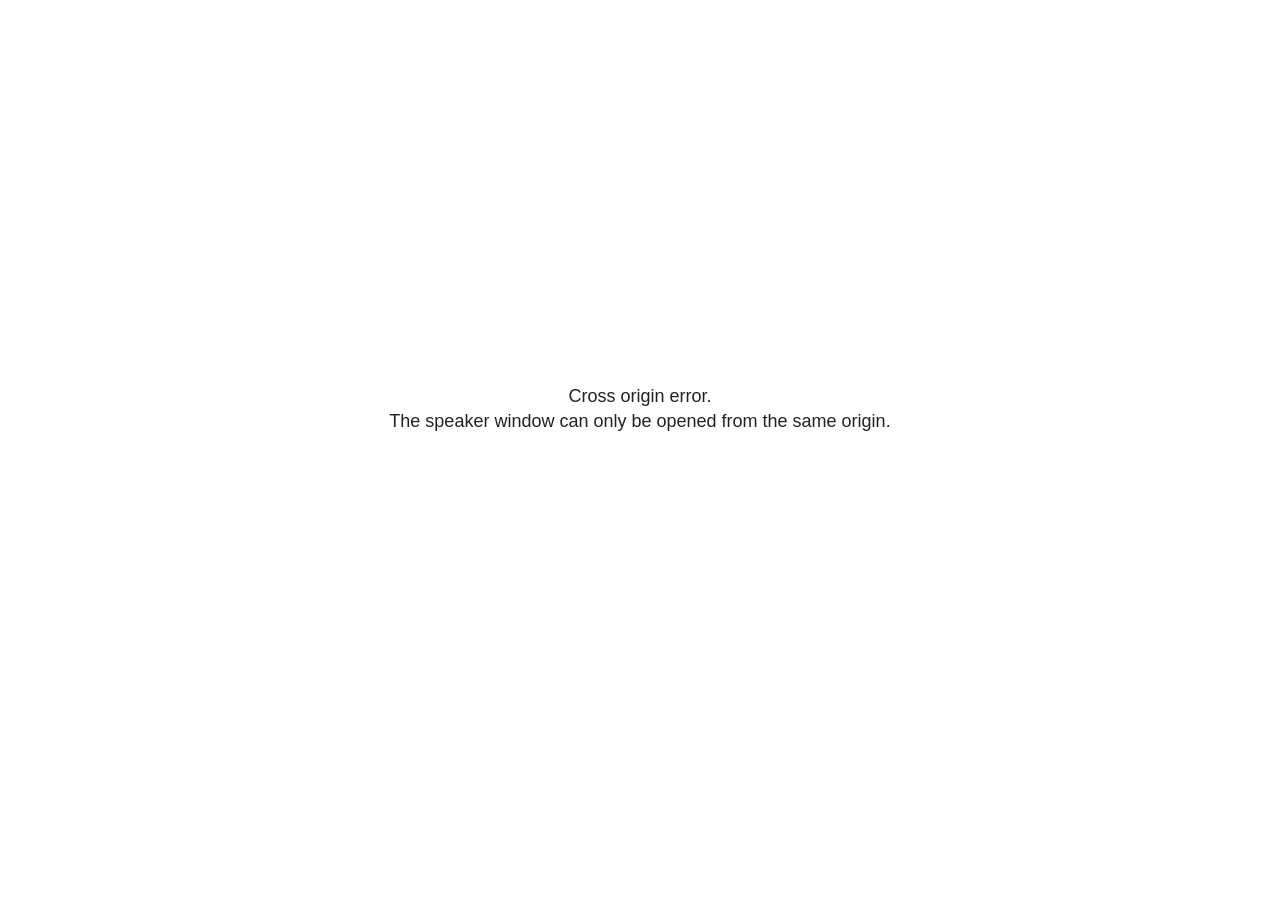
<file: site_libs/revealjs/plugin/notes/speaker-view.html>
<!--
	NOTE: You need to build the notes plugin after making changes to this file.
-->
<html lang="en">
	<head>
		<meta charset="utf-8">

		<title>reveal.js - Speaker View</title>

		<style>
			body {
				font-family: Helvetica;
				font-size: 18px;
			}

			#current-slide,
			#upcoming-slide,
			#speaker-controls {
				padding: 6px;
				box-sizing: border-box;
				-moz-box-sizing: border-box;
			}

			#current-slide iframe,
			#upcoming-slide iframe {
				width: 100%;
				height: 100%;
				border: 1px solid #ddd;
			}

			#current-slide .label,
			#upcoming-slide .label {
				position: absolute;
				top: 10px;
				left: 10px;
				z-index: 2;
			}

			#connection-status {
				position: absolute;
				top: 0;
				left: 0;
				width: 100%;
				height: 100%;
				z-index: 20;
				padding: 30% 20% 20% 20%;
				font-size: 18px;
				color: #222;
				background: #fff;
				text-align: center;
				box-sizing: border-box;
				line-height: 1.4;
			}

			.overlay-element {
				height: 34px;
				line-height: 34px;
				padding: 0 10px;
				text-shadow: none;
				background: rgba( 220, 220, 220, 0.8 );
				color: #222;
				font-size: 14px;
			}

			.overlay-element.interactive:hover {
				background: rgba( 220, 220, 220, 1 );
			}

			#current-slide {
				position: absolute;
				width: 60%;
				height: 100%;
				top: 0;
				left: 0;
				padding-right: 0;
			}

			#upcoming-slide {
				position: absolute;
				width: 40%;
				height: 40%;
				right: 0;
				top: 0;
			}

			/* Speaker controls */
			#speaker-controls {
				position: absolute;
				top: 40%;
				right: 0;
				width: 40%;
				height: 60%;
				overflow: auto;
				font-size: 18px;
			}

				.speaker-controls-time.hidden,
				.speaker-controls-notes.hidden {
					display: none;
				}

				.speaker-controls-time .label,
				.speaker-controls-pace .label,
				.speaker-controls-notes .label {
					text-transform: uppercase;
					font-weight: normal;
					font-size: 0.66em;
					color: #666;
					margin: 0;
				}

				.speaker-controls-time, .speaker-controls-pace {
					border-bottom: 1px solid rgba( 200, 200, 200, 0.5 );
					margin-bottom: 10px;
					padding: 10px 16px;
					padding-bottom: 20px;
					cursor: pointer;
				}

				.speaker-controls-time .reset-button {
					opacity: 0;
					float: right;
					color: #666;
					text-decoration: none;
				}
				.speaker-controls-time:hover .reset-button {
					opacity: 1;
				}

				.speaker-controls-time .timer,
				.speaker-controls-time .clock {
					width: 50%;
				}

				.speaker-controls-time .timer,
				.speaker-controls-time .clock,
				.speaker-controls-time .pacing .hours-value,
				.speaker-controls-time .pacing .minutes-value,
				.speaker-controls-time .pacing .seconds-value {
					font-size: 1.9em;
				}

				.speaker-controls-time .timer {
					float: left;
				}

				.speaker-controls-time .clock {
					float: right;
					text-align: right;
				}

				.speaker-controls-time span.mute {
					opacity: 0.3;
				}

				.speaker-controls-time .pacing-title {
					margin-top: 5px;
				}

				.speaker-controls-time .pacing.ahead {
					color: blue;
				}

				.speaker-controls-time .pacing.on-track {
					color: green;
				}

				.speaker-controls-time .pacing.behind {
					color: red;
				}

				.speaker-controls-notes {
					padding: 10px 16px;
				}

				.speaker-controls-notes .value {
					margin-top: 5px;
					line-height: 1.4;
					font-size: 1.2em;
				}

			/* Layout selector */
			#speaker-layout {
				position: absolute;
				top: 10px;
				right: 10px;
				color: #222;
				z-index: 10;
			}
				#speaker-layout select {
					position: absolute;
					width: 100%;
					height: 100%;
					top: 0;
					left: 0;
					border: 0;
					box-shadow: 0;
					cursor: pointer;
					opacity: 0;

					font-size: 1em;
					background-color: transparent;

					-moz-appearance: none;
					-webkit-appearance: none;
					-webkit-tap-highlight-color: rgba(0, 0, 0, 0);
				}

				#speaker-layout select:focus {
					outline: none;
					box-shadow: none;
				}

			.clear {
				clear: both;
			}

			/* Speaker layout: Wide */
			body[data-speaker-layout="wide"] #current-slide,
			body[data-speaker-layout="wide"] #upcoming-slide {
				width: 50%;
				height: 45%;
				padding: 6px;
			}

			body[data-speaker-layout="wide"] #current-slide {
				top: 0;
				left: 0;
			}

			body[data-speaker-layout="wide"] #upcoming-slide {
				top: 0;
				left: 50%;
			}

			body[data-speaker-layout="wide"] #speaker-controls {
				top: 45%;
				left: 0;
				width: 100%;
				height: 50%;
				font-size: 1.25em;
			}

			/* Speaker layout: Tall */
			body[data-speaker-layout="tall"] #current-slide,
			body[data-speaker-layout="tall"] #upcoming-slide {
				width: 45%;
				height: 50%;
				padding: 6px;
			}

			body[data-speaker-layout="tall"] #current-slide {
				top: 0;
				left: 0;
			}

			body[data-speaker-layout="tall"] #upcoming-slide {
				top: 50%;
				left: 0;
			}

			body[data-speaker-layout="tall"] #speaker-controls {
				padding-top: 40px;
				top: 0;
				left: 45%;
				width: 55%;
				height: 100%;
				font-size: 1.25em;
			}

			/* Speaker layout: Notes only */
			body[data-speaker-layout="notes-only"] #current-slide,
			body[data-speaker-layout="notes-only"] #upcoming-slide {
				display: none;
			}

			body[data-speaker-layout="notes-only"] #speaker-controls {
				padding-top: 40px;
				top: 0;
				left: 0;
				width: 100%;
				height: 100%;
				font-size: 1.25em;
			}

			@media screen and (max-width: 1080px) {
				body[data-speaker-layout="default"] #speaker-controls {
					font-size: 16px;
				}
			}

			@media screen and (max-width: 900px) {
				body[data-speaker-layout="default"] #speaker-controls {
					font-size: 14px;
				}
			}

			@media screen and (max-width: 800px) {
				body[data-speaker-layout="default"] #speaker-controls {
					font-size: 12px;
				}
			}

		</style>
	</head>

	<body>

		<div id="connection-status">Loading speaker view...</div>

		<div id="current-slide"></div>
		<div id="upcoming-slide"><span class="overlay-element label">Upcoming</span></div>
		<div id="speaker-controls">
			<div class="speaker-controls-time">
				<h4 class="label">Time <span class="reset-button">Click to Reset</span></h4>
				<div class="clock">
					<span class="clock-value">0:00 AM</span>
				</div>
				<div class="timer">
					<span class="hours-value">00</span><span class="minutes-value">:00</span><span class="seconds-value">:00</span>
				</div>
				<div class="clear"></div>

				<h4 class="label pacing-title" style="display: none">Pacing – Time to finish current slide</h4>
				<div class="pacing" style="display: none">
					<span class="hours-value">00</span><span class="minutes-value">:00</span><span class="seconds-value">:00</span>
				</div>
			</div>

			<div class="speaker-controls-notes hidden">
				<h4 class="label">Notes</h4>
				<div class="value"></div>
			</div>
		</div>
		<div id="speaker-layout" class="overlay-element interactive">
			<span class="speaker-layout-label"></span>
			<select class="speaker-layout-dropdown"></select>
		</div>

		<script>

			(function() {

				var notes,
					notesValue,
					currentState,
					currentSlide,
					upcomingSlide,
					layoutLabel,
					layoutDropdown,
					pendingCalls = {},
					lastRevealApiCallId = 0,
					connected = false

				var connectionStatus = document.querySelector( '#connection-status' );

				var SPEAKER_LAYOUTS = {
					'default': 'Default',
					'wide': 'Wide',
					'tall': 'Tall',
					'notes-only': 'Notes only'
				};

				setupLayout();

				let openerOrigin;

				try {
					openerOrigin = window.opener.location.origin;
				}
				catch ( error ) { console.warn( error ) }

				// In order to prevent XSS, the speaker view will only run if its
				// opener has the same origin as itself
				if( window.location.origin !== openerOrigin ) {
					connectionStatus.innerHTML = 'Cross origin error.<br>The speaker window can only be opened from the same origin.';
					return;
				}

				var connectionTimeout = setTimeout( function() {
					connectionStatus.innerHTML = 'Error connecting to main window.<br>Please try closing and reopening the speaker view.';
				}, 5000 );

				window.addEventListener( 'message', function( event ) {

					// Validate the origin of all messages to avoid parsing messages
					// that aren't meant for us. Ignore when running off file:// so
					// that the speaker view continues to work without a web server.
					if( window.location.origin !== event.origin && window.location.origin !== 'file://' ) {
						return
					}

					clearTimeout( connectionTimeout );
					connectionStatus.style.display = 'none';

					var data = JSON.parse( event.data );

					// The overview mode is only useful to the reveal.js instance
					// where navigation occurs so we don't sync it
					if( data.state ) delete data.state.overview;

					// Messages sent by the notes plugin inside of the main window
					if( data && data.namespace === 'reveal-notes' ) {
						if( data.type === 'connect' ) {
							handleConnectMessage( data );
						}
						else if( data.type === 'state' ) {
							handleStateMessage( data );
						}
						else if( data.type === 'return' ) {
							pendingCalls[data.callId](data.result);
							delete pendingCalls[data.callId];
						}
					}
					// Messages sent by the reveal.js inside of the current slide preview
					else if( data && data.namespace === 'reveal' ) {
						if( /ready/.test( data.eventName ) ) {
							// Send a message back to notify that the handshake is complete
							window.opener.postMessage( JSON.stringify({ namespace: 'reveal-notes', type: 'connected'} ), '*' );
						}
						else if( /slidechanged|fragmentshown|fragmenthidden|paused|resumed/.test( data.eventName ) && currentState !== JSON.stringify( data.state ) ) {

							dispatchStateToMainWindow( data.state );

						}
					}

				} );

				/**
				 * Updates the presentation in the main window to match the state
				 * of the presentation in the notes window.
				 */
				const dispatchStateToMainWindow = debounce(( state ) => {
					window.opener.postMessage( JSON.stringify({ method: 'setState', args: [ state ]} ), '*' );
				}, 500);

				/**
				 * Asynchronously calls the Reveal.js API of the main frame.
				 */
				function callRevealApi( methodName, methodArguments, callback ) {

					var callId = ++lastRevealApiCallId;
					pendingCalls[callId] = callback;
					window.opener.postMessage( JSON.stringify( {
						namespace: 'reveal-notes',
						type: 'call',
						callId: callId,
						methodName: methodName,
						arguments: methodArguments
					} ), '*' );

				}

				/**
				 * Called when the main window is trying to establish a
				 * connection.
				 */
				function handleConnectMessage( data ) {

					if( connected === false ) {
						connected = true;

						setupIframes( data );
						setupKeyboard();
						setupNotes();
						setupTimer();
						setupHeartbeat();
					}

				}

				/**
				 * Called when the main window sends an updated state.
				 */
				function handleStateMessage( data ) {

					// Store the most recently set state to avoid circular loops
					// applying the same state
					currentState = JSON.stringify( data.state );

					// No need for updating the notes in case of fragment changes
					if ( data.notes ) {
						notes.classList.remove( 'hidden' );
						notesValue.style.whiteSpace = data.whitespace;
						if( data.markdown ) {
							notesValue.innerHTML = marked( data.notes );
						}
						else {
							notesValue.innerHTML = data.notes;
						}
					}
					else {
						notes.classList.add( 'hidden' );
					}

					// Update the note slides
					currentSlide.contentWindow.postMessage( JSON.stringify({ method: 'setState', args: [ data.state ] }), '*' );
					upcomingSlide.contentWindow.postMessage( JSON.stringify({ method: 'setState', args: [ data.state ] }), '*' );
					upcomingSlide.contentWindow.postMessage( JSON.stringify({ method: 'next' }), '*' );

				}

				// Limit to max one state update per X ms
				handleStateMessage = debounce( handleStateMessage, 200 );

				/**
				 * Forward keyboard events to the current slide window.
				 * This enables keyboard events to work even if focus
				 * isn't set on the current slide iframe.
				 *
				 * Block F5 default handling, it reloads and disconnects
				 * the speaker notes window.
				 */
				function setupKeyboard() {

					document.addEventListener( 'keydown', function( event ) {
						if( event.keyCode === 116 || ( event.metaKey && event.keyCode === 82 ) ) {
							event.preventDefault();
							return false;
						}
						currentSlide.contentWindow.postMessage( JSON.stringify({ method: 'triggerKey', args: [ event.keyCode ] }), '*' );
					} );

				}

				/**
				 * Creates the preview iframes.
				 */
				function setupIframes( data ) {

					var params = [
						'receiver',
						'progress=false',
						'history=false',
						'transition=none',
						'autoSlide=0',
						'backgroundTransition=none'
					].join( '&' );

					var urlSeparator = /\?/.test(data.url) ? '&' : '?';
					var hash = '#/' + data.state.indexh + '/' + data.state.indexv;
					var currentURL = data.url + urlSeparator + params + '&scrollActivationWidth=false&postMessageEvents=true' + hash;
					var upcomingURL = data.url + urlSeparator + params + '&scrollActivationWidth=false&controls=false' + hash;

					currentSlide = document.createElement( 'iframe' );
					currentSlide.setAttribute( 'width', 1280 );
					currentSlide.setAttribute( 'height', 1024 );
					currentSlide.setAttribute( 'src', currentURL );
					document.querySelector( '#current-slide' ).appendChild( currentSlide );

					upcomingSlide = document.createElement( 'iframe' );
					upcomingSlide.setAttribute( 'width', 640 );
					upcomingSlide.setAttribute( 'height', 512 );
					upcomingSlide.setAttribute( 'src', upcomingURL );
					document.querySelector( '#upcoming-slide' ).appendChild( upcomingSlide );

				}

				/**
				 * Setup the notes UI.
				 */
				function setupNotes() {

					notes = document.querySelector( '.speaker-controls-notes' );
					notesValue = document.querySelector( '.speaker-controls-notes .value' );

				}

				/**
				 * We send out a heartbeat at all times to ensure we can
				 * reconnect with the main presentation window after reloads.
				 */
				function setupHeartbeat() {

					setInterval( () => {
						window.opener.postMessage( JSON.stringify({ namespace: 'reveal-notes', type: 'heartbeat'} ), '*' );
					}, 1000 );

				}

				function getTimings( callback ) {

					callRevealApi( 'getSlidesAttributes', [], function ( slideAttributes ) {
						callRevealApi( 'getConfig', [], function ( config ) {
							var totalTime = config.totalTime;
							var minTimePerSlide = config.minimumTimePerSlide || 0;
							var defaultTiming = config.defaultTiming;
							if ((defaultTiming == null) && (totalTime == null)) {
								callback(null);
								return;
							}
							// Setting totalTime overrides defaultTiming
							if (totalTime) {
								defaultTiming = 0;
							}
							var timings = [];
							for ( var i in slideAttributes ) {
								var slide = slideAttributes[ i ];
								var timing = defaultTiming;
								if( slide.hasOwnProperty( 'data-timing' )) {
									var t = slide[ 'data-timing' ];
									timing = parseInt(t);
									if( isNaN(timing) ) {
										console.warn("Could not parse timing '" + t + "' of slide " + i + "; using default of " + defaultTiming);
										timing = defaultTiming;
									}
								}
								timings.push(timing);
							}
							if ( totalTime ) {
								// After we've allocated time to individual slides, we summarize it and
								// subtract it from the total time
								var remainingTime = totalTime - timings.reduce( function(a, b) { return a + b; }, 0 );
								// The remaining time is divided by the number of slides that have 0 seconds
								// allocated at the moment, giving the average time-per-slide on the remaining slides
								var remainingSlides = (timings.filter( function(x) { return x == 0 }) ).length
								var timePerSlide = Math.round( remainingTime / remainingSlides, 0 )
								// And now we replace every zero-value timing with that average
								timings = timings.map( function(x) { return (x==0 ? timePerSlide : x) } );
							}
							var slidesUnderMinimum = timings.filter( function(x) { return (x < minTimePerSlide) } ).length
							if ( slidesUnderMinimum ) {
								message = "The pacing time for " + slidesUnderMinimum + " slide(s) is under the configured minimum of " + minTimePerSlide + " seconds. Check the data-timing attribute on individual slides, or consider increasing the totalTime or minimumTimePerSlide configuration options (or removing some slides).";
								alert(message);
							}
							callback( timings );
						} );
					} );

				}

				/**
				 * Return the number of seconds allocated for presenting
				 * all slides up to and including this one.
				 */
				function getTimeAllocated( timings, callback ) {

					callRevealApi( 'getSlidePastCount', [], function ( currentSlide ) {
						var allocated = 0;
						for (var i in timings.slice(0, currentSlide + 1)) {
							allocated += timings[i];
						}
						callback( allocated );
					} );

				}

				/**
				 * Create the timer and clock and start updating them
				 * at an interval.
				 */
				function setupTimer() {

					var start = new Date(),
					timeEl = document.querySelector( '.speaker-controls-time' ),
					clockEl = timeEl.querySelector( '.clock-value' ),
					hoursEl = timeEl.querySelector( '.hours-value' ),
					minutesEl = timeEl.querySelector( '.minutes-value' ),
					secondsEl = timeEl.querySelector( '.seconds-value' ),
					pacingTitleEl = timeEl.querySelector( '.pacing-title' ),
					pacingEl = timeEl.querySelector( '.pacing' ),
					pacingHoursEl = pacingEl.querySelector( '.hours-value' ),
					pacingMinutesEl = pacingEl.querySelector( '.minutes-value' ),
					pacingSecondsEl = pacingEl.querySelector( '.seconds-value' );

					var timings = null;
					getTimings( function ( _timings ) {

						timings = _timings;
						if (_timings !== null) {
							pacingTitleEl.style.removeProperty('display');
							pacingEl.style.removeProperty('display');
						}

						// Update once directly
						_updateTimer();

						// Then update every second
						setInterval( _updateTimer, 1000 );

					} );


					function _resetTimer() {

						if (timings == null) {
							start = new Date();
							_updateTimer();
						}
						else {
							// Reset timer to beginning of current slide
							getTimeAllocated( timings, function ( slideEndTimingSeconds ) {
								var slideEndTiming = slideEndTimingSeconds * 1000;
								callRevealApi( 'getSlidePastCount', [], function ( currentSlide ) {
									var currentSlideTiming = timings[currentSlide] * 1000;
									var previousSlidesTiming = slideEndTiming - currentSlideTiming;
									var now = new Date();
									start = new Date(now.getTime() - previousSlidesTiming);
									_updateTimer();
								} );
							} );
						}

					}

					timeEl.addEventListener( 'click', function() {
						_resetTimer();
						return false;
					} );

					function _displayTime( hrEl, minEl, secEl, time) {

						var sign = Math.sign(time) == -1 ? "-" : "";
						time = Math.abs(Math.round(time / 1000));
						var seconds = time % 60;
						var minutes = Math.floor( time / 60 ) % 60 ;
						var hours = Math.floor( time / ( 60 * 60 )) ;
						hrEl.innerHTML = sign + zeroPadInteger( hours );
						if (hours == 0) {
							hrEl.classList.add( 'mute' );
						}
						else {
							hrEl.classList.remove( 'mute' );
						}
						minEl.innerHTML = ':' + zeroPadInteger( minutes );
						if (hours == 0 && minutes == 0) {
							minEl.classList.add( 'mute' );
						}
						else {
							minEl.classList.remove( 'mute' );
						}
						secEl.innerHTML = ':' + zeroPadInteger( seconds );
					}

					function _updateTimer() {

						var diff, hours, minutes, seconds,
						now = new Date();

						diff = now.getTime() - start.getTime();

						clockEl.innerHTML = now.toLocaleTimeString( 'en-US', { hour12: true, hour: '2-digit', minute:'2-digit' } );
						_displayTime( hoursEl, minutesEl, secondsEl, diff );
						if (timings !== null) {
							_updatePacing(diff);
						}

					}

					function _updatePacing(diff) {

						getTimeAllocated( timings, function ( slideEndTimingSeconds ) {
							var slideEndTiming = slideEndTimingSeconds * 1000;

							callRevealApi( 'getSlidePastCount', [], function ( currentSlide ) {
								var currentSlideTiming = timings[currentSlide] * 1000;
								var timeLeftCurrentSlide = slideEndTiming - diff;
								if (timeLeftCurrentSlide < 0) {
									pacingEl.className = 'pacing behind';
								}
								else if (timeLeftCurrentSlide < currentSlideTiming) {
									pacingEl.className = 'pacing on-track';
								}
								else {
									pacingEl.className = 'pacing ahead';
								}
								_displayTime( pacingHoursEl, pacingMinutesEl, pacingSecondsEl, timeLeftCurrentSlide );
							} );
						} );
					}

				}

				/**
				 * Sets up the speaker view layout and layout selector.
				 */
				function setupLayout() {

					layoutDropdown = document.querySelector( '.speaker-layout-dropdown' );
					layoutLabel = document.querySelector( '.speaker-layout-label' );

					// Render the list of available layouts
					for( var id in SPEAKER_LAYOUTS ) {
						var option = document.createElement( 'option' );
						option.setAttribute( 'value', id );
						option.textContent = SPEAKER_LAYOUTS[ id ];
						layoutDropdown.appendChild( option );
					}

					// Monitor the dropdown for changes
					layoutDropdown.addEventListener( 'change', function( event ) {

						setLayout( layoutDropdown.value );

					}, false );

					// Restore any currently persisted layout
					setLayout( getLayout() );

				}

				/**
				 * Sets a new speaker view layout. The layout is persisted
				 * in local storage.
				 */
				function setLayout( value ) {

					var title = SPEAKER_LAYOUTS[ value ];

					layoutLabel.innerHTML = 'Layout' + ( title ? ( ': ' + title ) : '' );
					layoutDropdown.value = value;

					document.body.setAttribute( 'data-speaker-layout', value );

					// Persist locally
					if( supportsLocalStorage() ) {
						window.localStorage.setItem( 'reveal-speaker-layout', value );
					}

				}

				/**
				 * Returns the ID of the most recently set speaker layout
				 * or our default layout if none has been set.
				 */
				function getLayout() {

					if( supportsLocalStorage() ) {
						var layout = window.localStorage.getItem( 'reveal-speaker-layout' );
						if( layout ) {
							return layout;
						}
					}

					// Default to the first record in the layouts hash
					for( var id in SPEAKER_LAYOUTS ) {
						return id;
					}

				}

				function supportsLocalStorage() {

					try {
						localStorage.setItem('test', 'test');
						localStorage.removeItem('test');
						return true;
					}
					catch( e ) {
						return false;
					}

				}

				function zeroPadInteger( num ) {

					var str = '00' + parseInt( num );
					return str.substring( str.length - 2 );

				}

				/**
				 * Limits the frequency at which a function can be called.
				 */
				function debounce( fn, ms ) {

					var lastTime = 0,
						timeout;

					return function() {

						var args = arguments;
						var context = this;

						clearTimeout( timeout );

						var timeSinceLastCall = Date.now() - lastTime;
						if( timeSinceLastCall > ms ) {
							fn.apply( context, args );
							lastTime = Date.now();
						}
						else {
							timeout = setTimeout( function() {
								fn.apply( context, args );
								lastTime = Date.now();
							}, ms - timeSinceLastCall );
						}

					}

				}

			})();

		</script>
	</body>
</html>
</file>
<file: site_libs/quarto-html/tippy.css>
.tippy-box[data-animation=fade][data-state=hidden]{opacity:0}[data-tippy-root]{max-width:calc(100vw - 10px)}.tippy-box{position:relative;background-color:#333;color:#fff;border-radius:4px;font-size:14px;line-height:1.4;white-space:normal;outline:0;transition-property:transform,visibility,opacity}.tippy-box[data-placement^=top]>.tippy-arrow{bottom:0}.tippy-box[data-placement^=top]>.tippy-arrow:before{bottom:-7px;left:0;border-width:8px 8px 0;border-top-color:initial;transform-origin:center top}.tippy-box[data-placement^=bottom]>.tippy-arrow{top:0}.tippy-box[data-placement^=bottom]>.tippy-arrow:before{top:-7px;left:0;border-width:0 8px 8px;border-bottom-color:initial;transform-origin:center bottom}.tippy-box[data-placement^=left]>.tippy-arrow{right:0}.tippy-box[data-placement^=left]>.tippy-arrow:before{border-width:8px 0 8px 8px;border-left-color:initial;right:-7px;transform-origin:center left}.tippy-box[data-placement^=right]>.tippy-arrow{left:0}.tippy-box[data-placement^=right]>.tippy-arrow:before{left:-7px;border-width:8px 8px 8px 0;border-right-color:initial;transform-origin:center right}.tippy-box[data-inertia][data-state=visible]{transition-timing-function:cubic-bezier(.54,1.5,.38,1.11)}.tippy-arrow{width:16px;height:16px;color:#333}.tippy-arrow:before{content:"";position:absolute;border-color:transparent;border-style:solid}.tippy-content{position:relative;padding:5px 9px;z-index:1}
</file>
<file: site_libs/quarto-html/quarto-syntax-highlighting-0ed29b1f0e6f007c337b74d6a5232f88.css>
/* quarto syntax highlight colors */
:root {
  --quarto-hl-ot-color: #003B4F;
  --quarto-hl-at-color: #657422;
  --quarto-hl-ss-color: #20794D;
  --quarto-hl-an-color: #5E5E5E;
  --quarto-hl-fu-color: #4758AB;
  --quarto-hl-st-color: #20794D;
  --quarto-hl-cf-color: #003B4F;
  --quarto-hl-op-color: #5E5E5E;
  --quarto-hl-er-color: #AD0000;
  --quarto-hl-bn-color: #AD0000;
  --quarto-hl-al-color: #AD0000;
  --quarto-hl-va-color: #111111;
  --quarto-hl-bu-color: inherit;
  --quarto-hl-ex-color: inherit;
  --quarto-hl-pp-color: #AD0000;
  --quarto-hl-in-color: #5E5E5E;
  --quarto-hl-vs-color: #20794D;
  --quarto-hl-wa-color: #5E5E5E;
  --quarto-hl-do-color: #5E5E5E;
  --quarto-hl-im-color: #00769E;
  --quarto-hl-ch-color: #20794D;
  --quarto-hl-dt-color: #AD0000;
  --quarto-hl-fl-color: #AD0000;
  --quarto-hl-co-color: #5E5E5E;
  --quarto-hl-cv-color: #5E5E5E;
  --quarto-hl-cn-color: #8f5902;
  --quarto-hl-sc-color: #5E5E5E;
  --quarto-hl-dv-color: #AD0000;
  --quarto-hl-kw-color: #003B4F;
}

/* other quarto variables */
:root {
  --quarto-font-monospace: SFMono-Regular, Menlo, Monaco, Consolas, "Liberation Mono", "Courier New", monospace;
}

/* syntax highlight based on Pandoc's rules */
pre > code.sourceCode > span {
  color: #003B4F;
}

code.sourceCode > span {
  color: #003B4F;
}

div.sourceCode,
div.sourceCode pre.sourceCode {
  color: #003B4F;
}

/* Normal */
code span {
  color: #003B4F;
}

/* Alert */
code span.al {
  color: #AD0000;
  font-style: inherit;
}

/* Annotation */
code span.an {
  color: #5E5E5E;
  font-style: inherit;
}

/* Attribute */
code span.at {
  color: #657422;
  font-style: inherit;
}

/* BaseN */
code span.bn {
  color: #AD0000;
  font-style: inherit;
}

/* BuiltIn */
code span.bu {
  font-style: inherit;
}

/* ControlFlow */
code span.cf {
  color: #003B4F;
  font-weight: bold;
  font-style: inherit;
}

/* Char */
code span.ch {
  color: #20794D;
  font-style: inherit;
}

/* Constant */
code span.cn {
  color: #8f5902;
  font-style: inherit;
}

/* Comment */
code span.co {
  color: #5E5E5E;
  font-style: inherit;
}

/* CommentVar */
code span.cv {
  color: #5E5E5E;
  font-style: italic;
}

/* Documentation */
code span.do {
  color: #5E5E5E;
  font-style: italic;
}

/* DataType */
code span.dt {
  color: #AD0000;
  font-style: inherit;
}

/* DecVal */
code span.dv {
  color: #AD0000;
  font-style: inherit;
}

/* Error */
code span.er {
  color: #AD0000;
  font-style: inherit;
}

/* Extension */
code span.ex {
  font-style: inherit;
}

/* Float */
code span.fl {
  color: #AD0000;
  font-style: inherit;
}

/* Function */
code span.fu {
  color: #4758AB;
  font-style: inherit;
}

/* Import */
code span.im {
  color: #00769E;
  font-style: inherit;
}

/* Information */
code span.in {
  color: #5E5E5E;
  font-style: inherit;
}

/* Keyword */
code span.kw {
  color: #003B4F;
  font-weight: bold;
  font-style: inherit;
}

/* Operator */
code span.op {
  color: #5E5E5E;
  font-style: inherit;
}

/* Other */
code span.ot {
  color: #003B4F;
  font-style: inherit;
}

/* Preprocessor */
code span.pp {
  color: #AD0000;
  font-style: inherit;
}

/* SpecialChar */
code span.sc {
  color: #5E5E5E;
  font-style: inherit;
}

/* SpecialString */
code span.ss {
  color: #20794D;
  font-style: inherit;
}

/* String */
code span.st {
  color: #20794D;
  font-style: inherit;
}

/* Variable */
code span.va {
  color: #111111;
  font-style: inherit;
}

/* VerbatimString */
code span.vs {
  color: #20794D;
  font-style: inherit;
}

/* Warning */
code span.wa {
  color: #5E5E5E;
  font-style: italic;
}

.prevent-inlining {
  content: "</";
}

/*# sourceMappingURL=afa0a98ff98fcef264420b99c298dec0.css.map */
</file>
<file: site_libs/quarto-html/quarto-syntax-highlighting-dark-f90cbdadd06a7ce36d2760346202a0fd.css>
/* quarto syntax highlight colors */
:root {
  --quarto-hl-al-color: #f07178;
  --quarto-hl-an-color: #d4d0ab;
  --quarto-hl-at-color: #00e0e0;
  --quarto-hl-bn-color: #d4d0ab;
  --quarto-hl-bu-color: #abe338;
  --quarto-hl-ch-color: #abe338;
  --quarto-hl-co-color: #f8f8f2;
  --quarto-hl-cv-color: #ffd700;
  --quarto-hl-cn-color: #ffd700;
  --quarto-hl-cf-color: #ffa07a;
  --quarto-hl-dt-color: #ffa07a;
  --quarto-hl-dv-color: #d4d0ab;
  --quarto-hl-do-color: #f8f8f2;
  --quarto-hl-er-color: #f07178;
  --quarto-hl-ex-color: #00e0e0;
  --quarto-hl-fl-color: #d4d0ab;
  --quarto-hl-fu-color: #ffa07a;
  --quarto-hl-im-color: #abe338;
  --quarto-hl-in-color: #d4d0ab;
  --quarto-hl-kw-color: #ffa07a;
  --quarto-hl-op-color: #ffa07a;
  --quarto-hl-ot-color: #00e0e0;
  --quarto-hl-pp-color: #dcc6e0;
  --quarto-hl-re-color: #00e0e0;
  --quarto-hl-sc-color: #abe338;
  --quarto-hl-ss-color: #abe338;
  --quarto-hl-st-color: #abe338;
  --quarto-hl-va-color: #00e0e0;
  --quarto-hl-vs-color: #abe338;
  --quarto-hl-wa-color: #dcc6e0;
}

/* other quarto variables */
:root {
  --quarto-font-monospace: SFMono-Regular, Menlo, Monaco, Consolas, "Liberation Mono", "Courier New", monospace;
}

/* syntax highlight based on Pandoc's rules */
pre > code.sourceCode > span {
  color: #f8f8f2;
}

code.sourceCode > span {
  color: #f8f8f2;
}

div.sourceCode,
div.sourceCode pre.sourceCode {
  color: #f8f8f2;
}

/* Normal */
code span {
  color: #f8f8f2;
}

/* Alert */
code span.al {
  color: #f07178;
}

/* Annotation */
code span.an {
  color: #d4d0ab;
}

/* Attribute */
code span.at {
  color: #00e0e0;
}

/* BaseN */
code span.bn {
  color: #d4d0ab;
}

/* BuiltIn */
code span.bu {
  color: #abe338;
}

/* ControlFlow */
code span.cf {
  font-weight: bold;
  color: #ffa07a;
}

/* Char */
code span.ch {
  color: #abe338;
}

/* Constant */
code span.cn {
  color: #ffd700;
}

/* Comment */
code span.co {
  font-style: italic;
  color: #f8f8f2;
}

/* CommentVar */
code span.cv {
  color: #ffd700;
}

/* Documentation */
code span.do {
  color: #f8f8f2;
}

/* DataType */
code span.dt {
  color: #ffa07a;
}

/* DecVal */
code span.dv {
  color: #d4d0ab;
}

/* Error */
code span.er {
  color: #f07178;
  text-decoration: underline;
}

/* Extension */
code span.ex {
  font-weight: bold;
  color: #00e0e0;
}

/* Float */
code span.fl {
  color: #d4d0ab;
}

/* Function */
code span.fu {
  color: #ffa07a;
}

/* Import */
code span.im {
  color: #abe338;
}

/* Information */
code span.in {
  color: #d4d0ab;
}

/* Keyword */
code span.kw {
  font-weight: bold;
  color: #ffa07a;
}

/* Operator */
code span.op {
  color: #ffa07a;
}

/* Other */
code span.ot {
  color: #00e0e0;
}

/* Preprocessor */
code span.pp {
  color: #dcc6e0;
}

/* RegionMarker */
code span.re {
  background-color: #f8f8f2;
  color: #00e0e0;
}

/* SpecialChar */
code span.sc {
  color: #abe338;
}

/* SpecialString */
code span.ss {
  color: #abe338;
}

/* String */
code span.st {
  color: #abe338;
}

/* Variable */
code span.va {
  color: #00e0e0;
}

/* VerbatimString */
code span.vs {
  color: #abe338;
}

/* Warning */
code span.wa {
  color: #dcc6e0;
}

.prevent-inlining {
  content: "</";
}

/*# sourceMappingURL=f21e7d18651f8b686607fc04c6ccae82.css.map */
</file>
